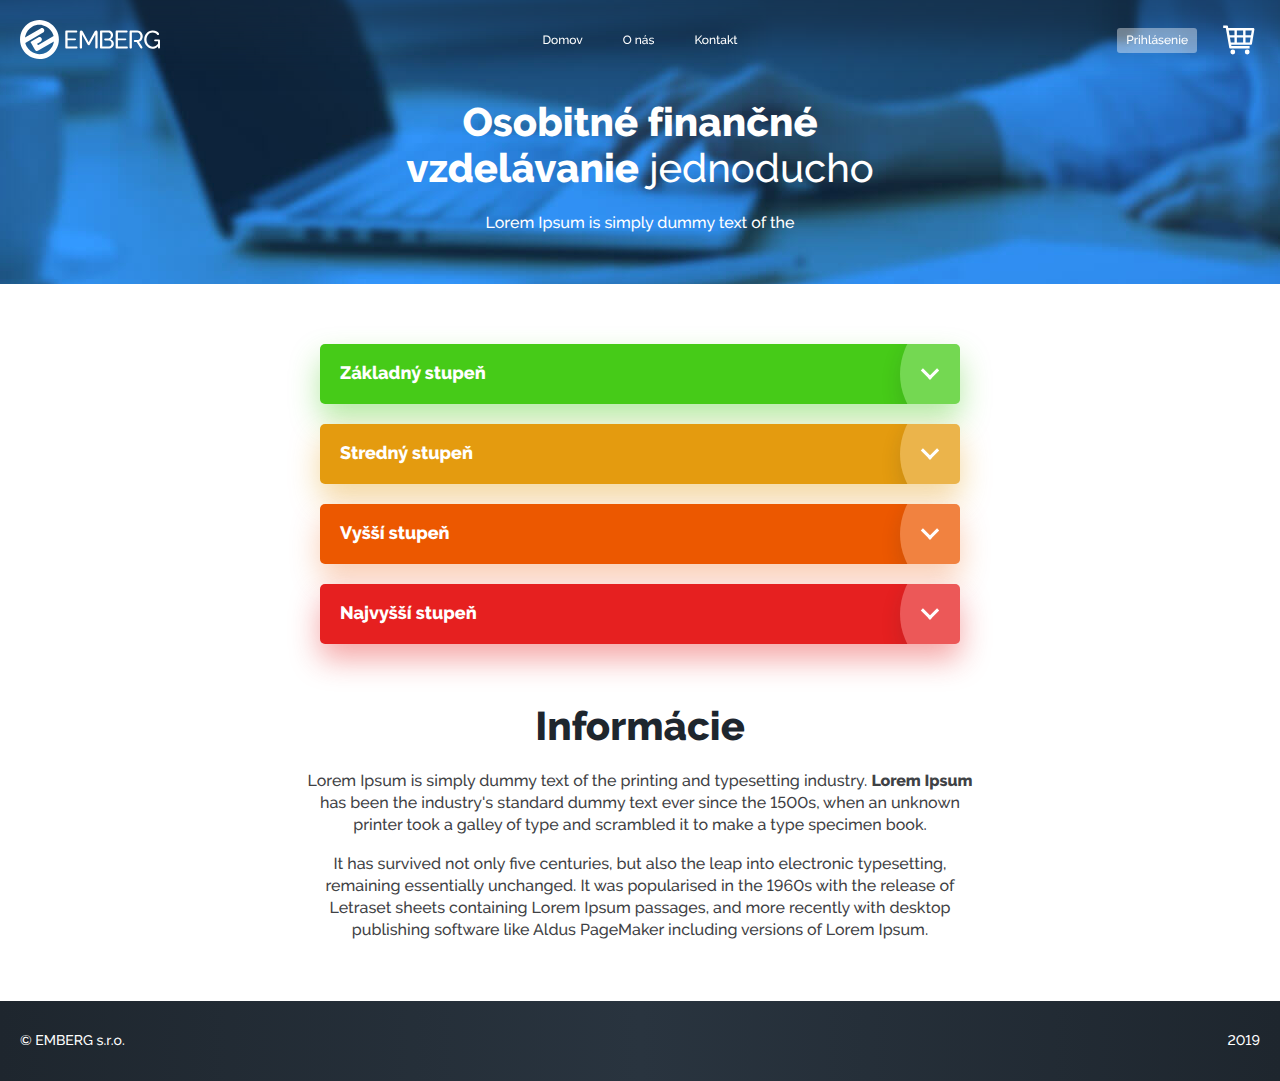
<file: index.html>
<!DOCTYPE html>
<html lang="sk">
<head>
	<meta charset="utf-8" />
	<meta name="viewport" content="width=device-width, initial-scale=1.0"/>
	<meta http-equiv="X-UA-Compatible" content="IE=edge,chrome=1" />
	<meta name="HandheldFriendly" content="true" />
    <meta name="MobileOptimized" content="320" />
	<meta name="format-detection" content="telephone=no" />
	<meta name="format-detection" content="date=no" />
	<meta name="format-detection" content="address=no" />
	<meta name="format-detection" content="email=no" />

	<title>EMBERG</title>

	<link rel="stylesheet" type="text/css" href="assets/css/style.min.css" />
</head>
<body>

	<div class="header clearfix trn">
		<a href="#" class="header__icon header__icon--menu trn">
			<span class="trn">Menu</span>
			<span class="trn"></span>
			<span class="trn"></span>
			<span class="trn"></span>
		</a>
		<a href="index.html" class="header__logo">
			<img src="assets/images/emberg__logo.svg" alt="EMBERG" />
		</a>
		<a href="form--singin.html" class="header__login trn">Prihlásenie</a>
		<a href="#" class="header__icon header__icon--cart js--cart__toggle trn">
			<img src="assets/images/shopping-cart__icon.svg" alt="Košík" />
		</a>
	</div>

	<div class="menu hidden trn" data-toggle="true">
		<ul class="menu__list">
			<li class="menu__item"><a href="index.html" class="menu__anchor medium trn">Domov</a></li>
			<li class="menu__item"><a href="#" class="menu__anchor medium trn">O nás</a></li>
			<li class="menu__item"><a href="#" class="menu__anchor medium trn">Kontakt</a></li>
		</ul>
	</div>

	<div class="cart hidden trn" data-toggle="true">
		<div class="table">
			<div class="table__row">
				<div class="table__cell">
					<span class="large bold">Košík</span>
				</div>
				<div class="table__cell">
					<a href="#" class="close__cart js--close__cart small">Pokračovať vo výbere</a>
				</div>
			</div>
		</div>
		<div class="cartproduct__wrap"></div>
		<div class="table">
			<div class="table__row">
				<div class="table__cell">
					<span class="medium">Spolu</span>
				</div>
				<div class="table__cell">
					<span class="cart__total large bold">-</span>
				</div>
			</div>
		</div>
		<a href="form--start.html" class="btn btn--finish btn--disabled js--continue--btn trn">Dokončiť nákup</a>
	</div>

	<div class="overlay hidden trn"></div>

	<div class="hero">
		<div class="container">
			<span class="h1-like"><strong class="bold">Osobitné finančné vzdelávanie</strong> jednoducho</span>
			<p class="small">Lorem Ipsum is simply dummy text of the</p>
		</div>
	</div>

	<div class="shop">
		<div class="container clearfix">
			<a href="#" class="tab tab--green large bold trn" data-target="green">Základný stupeň</a>
			<div class="product__collapse" id="green" style="height: 0px;" data-collapsed="true">
				<div class="product__area">
					<div class="product" data-cartheading="Kurz poistenie alebo zaistenia" data-cartlevel="Základný stupeň" data-cartprice="11,99" data-color="green">
						<h3 class="product__heading product__heading--poistenie medium">Poistenie alebo zaistenie</h3>
						<div class="product__info">
							<div class="table">
								<div class="table__row">
									<div class="table__cell">
										<span class="small">Dĺžka kurzu</span>
									</div>
									<div class="table__cell">
										<span class="medium bold">10 hodín</span>
									</div>
								</div>
								<div class="table__row">
									<div class="table__cell">
										<span class="small">Cena kurzu</span>
									</div>
									<div class="table__cell">
										<span class="medium bold">11,99 €</span>
									</div>
								</div>
							</div>
							<a href="#" class="btn btn--add js__btn--add trn">Pridať do košíka</a>
						</div>
					</div>
					<div class="product" data-cartheading="Kurz príjmania vkladov" data-cartlevel="Základný stupeň" data-cartprice="11,99" data-color="green">
						<h3 class="product__heading product__heading--vklady medium">Príjmanie vkladov</h3>
						<div class="product__info">
							<div class="table">
								<div class="table__row">
									<div class="table__cell">
										<span class="small">Dĺžka kurzu</span>
									</div>
									<div class="table__cell">
										<span class="medium bold">10 hodín</span>
									</div>
								</div>
								<div class="table__row">
									<div class="table__cell">
										<span class="small">Cena kurzu</span>
									</div>
									<div class="table__cell">
										<span class="medium bold">11,99 €</span>
									</div>
								</div>
							</div>
							<a href="#" class="btn btn--add js__btn--add trn">Pridať do košíka</a>
						</div>
					</div>
					<div class="product" data-cartheading="Kurz poskytovania úverov" data-cartlevel="Základný stupeň" data-cartprice="11,99" data-color="green">
						<h3 class="product__heading product__heading--uvery medium">Poskytovanie úverov</h3>
						<div class="product__info">
							<div class="table">
								<div class="table__row">
									<div class="table__cell">
										<span class="small">Dĺžka kurzu</span>
									</div>
									<div class="table__cell">
										<span class="medium bold">10 hodín</span>
									</div>
								</div>
								<div class="table__row">
									<div class="table__cell">
										<span class="small">Cena kurzu</span>
									</div>
									<div class="table__cell">
										<span class="medium bold">11,99 €</span>
									</div>
								</div>
							</div>
							<a href="#" class="btn btn--add js__btn--add trn">Pridať do košíka</a>
						</div>
					</div>
					<div class="product" data-cartheading="Kurz kapitálového trhu" data-cartlevel="Základný stupeň" data-cartprice="11,99" data-color="green">
						<h3 class="product__heading product__heading--trh medium">Kapitálový trh</h3>
						<div class="product__info">
							<div class="table">
								<div class="table__row">
									<div class="table__cell">
										<span class="small">Dĺžka kurzu</span>
									</div>
									<div class="table__cell">
										<span class="medium bold">10 hodín</span>
									</div>
								</div>
								<div class="table__row">
									<div class="table__cell">
										<span class="small">Cena kurzu</span>
									</div>
									<div class="table__cell">
										<span class="medium bold">11,99 €</span>
									</div>
								</div>
							</div>
							<a href="#" class="btn btn--add js__btn--add trn">Pridať do košíka</a>
						</div>
					</div>
					<div class="product" data-cartheading="Kurz starobného dôchodkového sporenia" data-cartlevel="Základný stupeň" data-cartprice="11,99" data-color="green">
						<h3 class="product__heading product__heading--starobne medium">Starobné dôchodkové sporenie</h3>
						<div class="product__info">
							<div class="table">
								<div class="table__row">
									<div class="table__cell">
										<span class="small">Dĺžka kurzu</span>
									</div>
									<div class="table__cell">
										<span class="medium bold">10 hodín</span>
									</div>
								</div>
								<div class="table__row">
									<div class="table__cell">
										<span class="small">Cena kurzu</span>
									</div>
									<div class="table__cell">
										<span class="medium bold">11,99 €</span>
									</div>
								</div>
							</div>
							<a href="#" class="btn btn--add js__btn--add trn">Pridať do košíka</a>
						</div>
					</div>
					<div class="product" data-cartheading="Kurz doplnkového dôchodkového sporenia" data-cartlevel="Základný stupeň" data-cartprice="11,99" data-color="green">
						<h3 class="product__heading product__heading--doplnkove medium">Doplnkové dôchodkové sporenie</h3>
						<div class="product__info">
							<div class="table">
								<div class="table__row">
									<div class="table__cell">
										<span class="small">Dĺžka kurzu</span>
									</div>
									<div class="table__cell">
										<span class="medium bold">10 hodín</span>
									</div>
								</div>
								<div class="table__row">
									<div class="table__cell">
										<span class="small">Cena kurzu</span>
									</div>
									<div class="table__cell">
										<span class="medium bold">11,99 €</span>
									</div>
								</div>
							</div>
							<a href="#" class="btn btn--add js__btn--add trn">Pridať do košíka</a>
						</div>
					</div>
				</div>
			</div>
			<a href="#" class="tab tab--yellow large bold trn" data-target="yellow">Stredný stupeň</a>
			<div class="product__collapse" id="yellow" style="height: 0px;" data-collapsed="true">
				<div class="product__area">
					<div class="product" data-cartheading="Kurz poistenie alebo zaistenia" data-cartlevel="Stredný stupeň" data-cartprice="12,99" data-color="yellow">
						<h3 class="product__heading product__heading--poistenie medium">Poistenie alebo zaistenie</h3>
						<div class="product__info">
							<div class="table">
								<div class="table__row">
									<div class="table__cell">
										<span class="small">Dĺžka kurzu</span>
									</div>
									<div class="table__cell">
										<span class="medium bold">12 hodín</span>
									</div>
								</div>
								<div class="table__row">
									<div class="table__cell">
										<span class="small">Cena kurzu</span>
									</div>
									<div class="table__cell">
										<span class="medium bold">12,99 €</span>
									</div>
								</div>
							</div>
							<a href="#" class="btn btn--add js__btn--add trn">Pridať do košíka</a>
						</div>
					</div>
					<div class="product" data-cartheading="Kurz príjmania vkladov" data-cartlevel="Stredný stupeň" data-cartprice="12,99" data-color="yellow">
						<h3 class="product__heading product__heading--vklady medium">Príjmanie vkladov</h3>
						<div class="product__info">
							<div class="table">
								<div class="table__row">
									<div class="table__cell">
										<span class="small">Dĺžka kurzu</span>
									</div>
									<div class="table__cell">
										<span class="medium bold">12 hodín</span>
									</div>
								</div>
								<div class="table__row">
									<div class="table__cell">
										<span class="small">Cena kurzu</span>
									</div>
									<div class="table__cell">
										<span class="medium bold">12,99 €</span>
									</div>
								</div>
							</div>
							<a href="#" class="btn btn--add js__btn--add trn">Pridať do košíka</a>
						</div>
					</div>
					<div class="product" data-cartheading="Kurz poskytovania úverov" data-cartlevel="Stredný stupeň" data-cartprice="12,99" data-color="yellow">
						<h3 class="product__heading product__heading--uvery medium">Poskytovanie úverov</h3>
						<div class="product__info">
							<div class="table">
								<div class="table__row">
									<div class="table__cell">
										<span class="small">Dĺžka kurzu</span>
									</div>
									<div class="table__cell">
										<span class="medium bold">12 hodín</span>
									</div>
								</div>
								<div class="table__row">
									<div class="table__cell">
										<span class="small">Cena kurzu</span>
									</div>
									<div class="table__cell">
										<span class="medium bold">12,99 €</span>
									</div>
								</div>
							</div>
							<a href="#" class="btn btn--add js__btn--add trn">Pridať do košíka</a>
						</div>
					</div>
					<div class="product" data-cartheading="Kurz kapitálového trhu" data-cartlevel="Stredný stupeň" data-cartprice="12,99" data-color="yellow">
						<h3 class="product__heading product__heading--trh medium">Kapitálový trh</h3>
						<div class="product__info">
							<div class="table">
								<div class="table__row">
									<div class="table__cell">
										<span class="small">Dĺžka kurzu</span>
									</div>
									<div class="table__cell">
										<span class="medium bold">12 hodín</span>
									</div>
								</div>
								<div class="table__row">
									<div class="table__cell">
										<span class="small">Cena kurzu</span>
									</div>
									<div class="table__cell">
										<span class="medium bold">12,99 €</span>
									</div>
								</div>
							</div>
							<a href="#" class="btn btn--add js__btn--add trn">Pridať do košíka</a>
						</div>
					</div>
					<div class="product" data-cartheading="Kurz starobného dôchodkového sporenia" data-cartlevel="Stredný stupeň" data-cartprice="12,99" data-color="yellow">
						<h3 class="product__heading product__heading--starobne medium">Starobné dôchodkové sporenie</h3>
						<div class="product__info">
							<div class="table">
								<div class="table__row">
									<div class="table__cell">
										<span class="small">Dĺžka kurzu</span>
									</div>
									<div class="table__cell">
										<span class="medium bold">12 hodín</span>
									</div>
								</div>
								<div class="table__row">
									<div class="table__cell">
										<span class="small">Cena kurzu</span>
									</div>
									<div class="table__cell">
										<span class="medium bold">12,99 €</span>
									</div>
								</div>
							</div>
							<a href="#" class="btn btn--add js__btn--add trn">Pridať do košíka</a>
						</div>
					</div>
					<div class="product" data-cartheading="Kurz doplnkového dôchodkového sporenia" data-cartlevel="Stredný stupeň" data-cartprice="12,99" data-color="yellow">
						<h3 class="product__heading product__heading--doplnkove medium">Doplnkové dôchodkové sporenie</h3>
						<div class="product__info">
							<div class="table">
								<div class="table__row">
									<div class="table__cell">
										<span class="small">Dĺžka kurzu</span>
									</div>
									<div class="table__cell">
										<span class="medium bold">12 hodín</span>
									</div>
								</div>
								<div class="table__row">
									<div class="table__cell">
										<span class="small">Cena kurzu</span>
									</div>
									<div class="table__cell">
										<span class="medium bold">12,99 €</span>
									</div>
								</div>
							</div>
							<a href="#" class="btn btn--add js__btn--add trn">Pridať do košíka</a>
						</div>
					</div>
				</div>
			</div>
			<a href="#" class="tab tab--orange large bold trn" data-target="orange">Vyšší stupeň</a>
			<div class="product__collapse" id="orange" style="height: 0px;" data-collapsed="true">
				<div class="product__area">
					<div class="product" data-cartheading="Kurz poistenia alebo zaistenia" data-cartlevel="Vyšší stupeň" data-cartprice="13,99" data-color="orange">
						<h3 class="product__heading product__heading--poistenie medium">Poistenie alebo zaistenie</h3>
						<div class="product__info">
							<div class="table">
								<div class="table__row">
									<div class="table__cell">
										<span class="small">Dĺžka kurzu</span>
									</div>
									<div class="table__cell">
										<span class="medium bold">13 hodín</span>
									</div>
								</div>
								<div class="table__row">
									<div class="table__cell">
										<span class="small">Cena kurzu</span>
									</div>
									<div class="table__cell">
										<span class="medium bold">13,99 €</span>
									</div>
								</div>
							</div>
							<a href="#" class="btn btn--add js__btn--add trn">Pridať do košíka</a>
						</div>
					</div>
					<div class="product" data-cartheading="Kurz príjmania vkladov" data-cartlevel="Vyšší stupeň" data-cartprice="13,99" data-color="orange">
						<h3 class="product__heading product__heading--vklady medium">Príjmanie vkladov</h3>
						<div class="product__info">
							<div class="table">
								<div class="table__row">
									<div class="table__cell">
										<span class="small">Dĺžka kurzu</span>
									</div>
									<div class="table__cell">
										<span class="medium bold">13 hodín</span>
									</div>
								</div>
								<div class="table__row">
									<div class="table__cell">
										<span class="small">Cena kurzu</span>
									</div>
									<div class="table__cell">
										<span class="medium bold">13,99 €</span>
									</div>
								</div>
							</div>
							<a href="#" class="btn btn--add js__btn--add trn">Pridať do košíka</a>
						</div>
					</div>
					<div class="product" data-cartheading="Kurz poskytovania úverov" data-cartlevel="Vyšší stupeň" data-cartprice="13,99" data-color="orange">
						<h3 class="product__heading product__heading--uvery medium">Poskytovanie úverov</h3>
						<div class="product__info">
							<div class="table">
								<div class="table__row">
									<div class="table__cell">
										<span class="small">Dĺžka kurzu</span>
									</div>
									<div class="table__cell">
										<span class="medium bold">13 hodín</span>
									</div>
								</div>
								<div class="table__row">
									<div class="table__cell">
										<span class="small">Cena kurzu</span>
									</div>
									<div class="table__cell">
										<span class="medium bold">13,99 €</span>
									</div>
								</div>
							</div>
							<a href="#" class="btn btn--add js__btn--add trn">Pridať do košíka</a>
						</div>
					</div>
					<div class="product" data-cartheading="Kurz kapitálového trhu" data-cartlevel="Vyšší stupeň" data-cartprice="13,99" data-color="orange">
						<h3 class="product__heading product__heading--trh medium">Kapitálový trh</h3>
						<div class="product__info">
							<div class="table">
								<div class="table__row">
									<div class="table__cell">
										<span class="small">Dĺžka kurzu</span>
									</div>
									<div class="table__cell">
										<span class="medium bold">13 hodín</span>
									</div>
								</div>
								<div class="table__row">
									<div class="table__cell">
										<span class="small">Cena kurzu</span>
									</div>
									<div class="table__cell">
										<span class="medium bold">13,99 €</span>
									</div>
								</div>
							</div>
							<a href="#" class="btn btn--add js__btn--add trn">Pridať do košíka</a>
						</div>
					</div>
					<div class="product" data-cartheading="Kurz starobného dôchodkového sporenia" data-cartlevel="Vyšší stupeň" data-cartprice="13,99" data-color="orange">
						<h3 class="product__heading product__heading--starobne medium">Starobné dôchodkové sporenie</h3>
						<div class="product__info">
							<div class="table">
								<div class="table__row">
									<div class="table__cell">
										<span class="small">Dĺžka kurzu</span>
									</div>
									<div class="table__cell">
										<span class="medium bold">13 hodín</span>
									</div>
								</div>
								<div class="table__row">
									<div class="table__cell">
										<span class="small">Cena kurzu</span>
									</div>
									<div class="table__cell">
										<span class="medium bold">13,99 €</span>
									</div>
								</div>
							</div>
							<a href="#" class="btn btn--add js__btn--add trn">Pridať do košíka</a>
						</div>
					</div>
					<div class="product" data-cartheading="Kurz doplnkového dôchodkového sporenia" data-cartlevel="Vyšší stupeň" data-cartprice="13,99" data-color="orange">
						<h3 class="product__heading product__heading--doplnkove medium">Doplnkové dôchodkové sporenie</h3>
						<div class="product__info">
							<div class="table">
								<div class="table__row">
									<div class="table__cell">
										<span class="small">Dĺžka kurzu</span>
									</div>
									<div class="table__cell">
										<span class="medium bold">13 hodín</span>
									</div>
								</div>
								<div class="table__row">
									<div class="table__cell">
										<span class="small">Cena kurzu</span>
									</div>
									<div class="table__cell">
										<span class="medium bold">13,99 €</span>
									</div>
								</div>
							</div>
							<a href="#" class="btn btn--add js__btn--add trn">Pridať do košíka</a>
						</div>
					</div>
				</div>
			</div>
			<a href="#" class="tab tab--red large bold trn" data-target="red">Najvyšší stupeň</a>
			<div class="product__collapse" id="red" style="height: 0px;" data-collapsed="true">
				<div class="product__area">
					<div class="product" data-cartheading="Kurz poistenia alebo zaistenia" data-cartlevel="Najvyšší stupeň" data-cartprice="14,99" data-color="red">
						<h3 class="product__heading product__heading--poistenie medium">Poistenie alebo zaistenie</h3>
						<div class="product__info">
							<div class="table">
								<div class="table__row">
									<div class="table__cell">
										<span class="small">Dĺžka kurzu</span>
									</div>
									<div class="table__cell">
										<span class="medium bold">14 hodín</span>
									</div>
								</div>
								<div class="table__row">
									<div class="table__cell">
										<span class="small">Cena kurzu</span>
									</div>
									<div class="table__cell">
										<span class="medium bold">14,99 €</span>
									</div>
								</div>
							</div>
							<a href="#" class="btn btn--add js__btn--add trn">Pridať do košíka</a>
						</div>
					</div>
					<div class="product" data-cartheading="Kurz príjmanie vkladov" data-cartlevel="Najvyšší stupeň" data-cartprice="14,99" data-color="red">
						<h3 class="product__heading product__heading--vklady medium">Príjmanie vkladov</h3>
						<div class="product__info">
							<div class="table">
								<div class="table__row">
									<div class="table__cell">
										<span class="small">Dĺžka kurzu</span>
									</div>
									<div class="table__cell">
										<span class="medium bold">14 hodín</span>
									</div>
								</div>
								<div class="table__row">
									<div class="table__cell">
										<span class="small">Cena kurzu</span>
									</div>
									<div class="table__cell">
										<span class="medium bold">14,99 €</span>
									</div>
								</div>
							</div>
							<a href="#" class="btn btn--add js__btn--add trn">Pridať do košíka</a>
						</div>
					</div>
					<div class="product" data-cartheading="Kurz poskytovania úverov" data-cartlevel="Najvyšší stupeň" data-cartprice="14,99" data-color="red">
						<h3 class="product__heading product__heading--uvery medium">Poskytovanie úverov</h3>
						<div class="product__info">
							<div class="table">
								<div class="table__row">
									<div class="table__cell">
										<span class="small">Dĺžka kurzu</span>
									</div>
									<div class="table__cell">
										<span class="medium bold">14 hodín</span>
									</div>
								</div>
								<div class="table__row">
									<div class="table__cell">
										<span class="small">Cena kurzu</span>
									</div>
									<div class="table__cell">
										<span class="medium bold">14,99 €</span>
									</div>
								</div>
							</div>
							<a href="#" class="btn btn--add js__btn--add trn">Pridať do košíka</a>
						</div>
					</div>
					<div class="product" data-cartheading="Kurz kapitálového trhu" data-cartlevel="Najvyšší stupeň" data-cartprice="14,99" data-color="red">
						<h3 class="product__heading product__heading--trh medium">Kapitálový trh</h3>
						<div class="product__info">
							<div class="table">
								<div class="table__row">
									<div class="table__cell">
										<span class="small">Dĺžka kurzu</span>
									</div>
									<div class="table__cell">
										<span class="medium bold">14 hodín</span>
									</div>
								</div>
								<div class="table__row">
									<div class="table__cell">
										<span class="small">Cena kurzu</span>
									</div>
									<div class="table__cell">
										<span class="medium bold">14,99 €</span>
									</div>
								</div>
							</div>
							<a href="#" class="btn btn--add js__btn--add trn">Pridať do košíka</a>
						</div>
					</div>
					<div class="product" data-cartheading="Kurz starobného dôchodkového sporenia" data-cartlevel="Najvyšší stupeň" data-cartprice="14,99" data-color="red">
						<h3 class="product__heading product__heading--starobne medium">Starobné dôchodkové sporenie</h3>
						<div class="product__info">
							<div class="table">
								<div class="table__row">
									<div class="table__cell">
										<span class="small">Dĺžka kurzu</span>
									</div>
									<div class="table__cell">
										<span class="medium bold">14 hodín</span>
									</div>
								</div>
								<div class="table__row">
									<div class="table__cell">
										<span class="small">Cena kurzu</span>
									</div>
									<div class="table__cell">
										<span class="medium bold">14,99 €</span>
									</div>
								</div>
							</div>
							<a href="#" class="btn btn--add js__btn--add trn">Pridať do košíka</a>
						</div>
					</div>
					<div class="product" data-cartheading="Kurz doplnkového dôchodkového sporenia" data-cartlevel="Najvyšší stupeň" data-cartprice="14,99" data-color="red">
						<h3 class="product__heading product__heading--doplnkove medium">Doplnkové dôchodkové sporenie</h3>
						<div class="product__info">
							<div class="table">
								<div class="table__row">
									<div class="table__cell">
										<span class="small">Dĺžka kurzu</span>
									</div>
									<div class="table__cell">
										<span class="medium bold">14 hodín</span>
									</div>
								</div>
								<div class="table__row">
									<div class="table__cell">
										<span class="small">Cena kurzu</span>
									</div>
									<div class="table__cell">
										<span class="medium bold">14,99 €</span>
									</div>
								</div>
							</div>
							<a href="#" class="btn btn--add js__btn--add trn">Pridať do košíka</a>
						</div>
					</div>
				</div>
			</div>
		</div>
	</div>

	<div class="info">
		<div class="container">
			<h1><strong class="bold">Informácie</strong></h1>
			<p class="small">Lorem Ipsum is simply dummy text of the printing and typesetting industry. <strong class="bold">Lorem Ipsum</strong> has been the industry's standard dummy text ever since the 1500s, when an unknown printer took a galley of type and scrambled it to make a type specimen book.</p>
			<p class="small">It has survived not only five centuries, but also the leap into electronic typesetting, remaining essentially unchanged. It was popularised in the 1960s with the release of Letraset sheets containing Lorem Ipsum passages, and more recently with desktop publishing software like Aldus PageMaker including versions of Lorem Ipsum.</p>
		</div>
	</div>

	<div class="footer">
		<div class="container">
			<div class="table">
				<div class="table__row">
					<div class="table__cell">
						<span class="small">&copy; EMBERG s.r.o.</span>
					</div>
					<div class="table__cell">
						<span class="small">2019</span>
					</div>
				</div>
			</div>
		</div>
	</div>

	<script src="assets/js/script.min.js"></script>
</body>
</html>
</file>
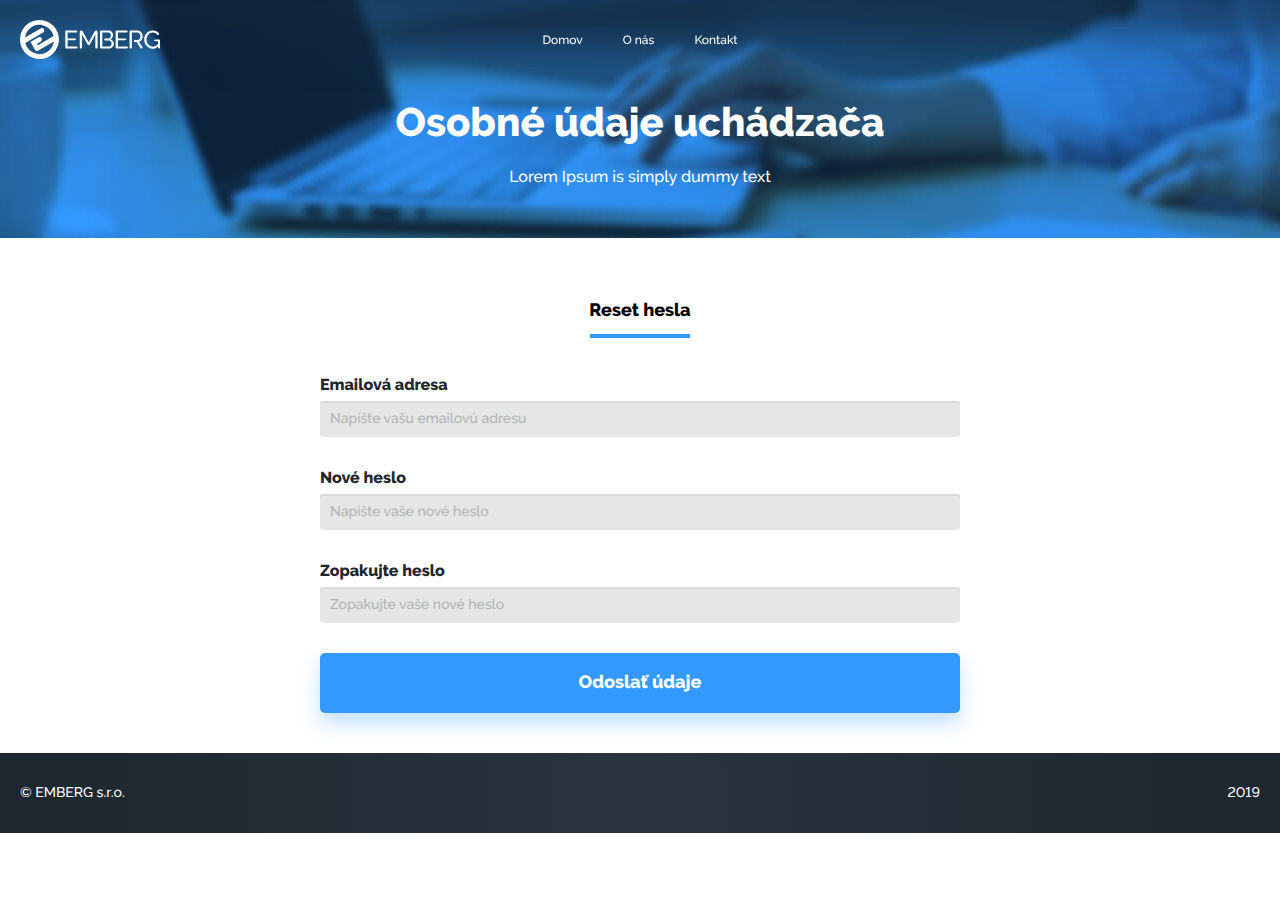
<file: form--lostpassword.html>
<!DOCTYPE html>
<html lang="sk">
<head>
	<meta charset="utf-8" />
	<meta name="viewport" content="width=device-width, initial-scale=1.0"/>
	<meta http-equiv="X-UA-Compatible" content="IE=edge,chrome=1" />
	<meta name="HandheldFriendly" content="true" />
    <meta name="MobileOptimized" content="320" />
	<meta name="format-detection" content="telephone=no" />
	<meta name="format-detection" content="date=no" />
	<meta name="format-detection" content="address=no" />
	<meta name="format-detection" content="email=no" />
	
	<title>EMBERG</title>
	
	<link rel="stylesheet" type="text/css" href="assets/css/style.min.css" />
</head>
<body>

	<div class="header trn">
		<a href="#" class="header__icon header__icon--menu trn">
			<span class="trn">Menu</span>
			<span class="trn"></span>
			<span class="trn"></span>
			<span class="trn"></span>
		</a>
		<a href="index.html" class="header__logo">
			<img src="assets/images/emberg__logo.svg" alt="EMBERG" />
		</a>
	</div>
	
	<div class="menu hidden trn" data-toggle="true">
		<ul class="menu__list">
			<li class="menu__item"><a href="index.html" class="menu__anchor medium trn">Domov</a></li>
			<li class="menu__item"><a href="#" class="menu__anchor medium trn">O nás</a></li>
			<li class="menu__item"><a href="#" class="menu__anchor medium trn">Kontakt</a></li>
		</ul>
	</div>
	
	<div class="overlay hidden trn"></div>

	<div class="hero">
		<div class="container">
			<span class="h1-like"><strong class="bold">Osobné údaje uchádzača</strong></span>
			<p class="small">Lorem Ipsum is simply dummy text</p>
		</div>
	</div>
	
	<form class="form">
		<div class="form__block">
			<span class="form__heading large bold">Reset hesla</span>
		</div>
		<div class="form__block">
			<label class="form__label medium bold">Emailová adresa</label>
			<input class="form__control" type="text" placeholder="Napíšte vašu emailovú adresu" />
		</div>
		<div class="form__block">
			<label class="form__label medium bold">Nové heslo</label>
			<input class="form__control" type="password" placeholder="Napíšte vaše nové heslo" />
		</div>
		<div class="form__block">
			<label class="form__label medium bold">Zopakujte heslo</label>
			<input class="form__control" type="password" placeholder="Zopakujte vaše nové heslo" />
		</div>
		<div class="form__block">
			<button class="submit large bold trn">Odoslať údaje</button>
		</div>
	</form>
	
	<div class="footer">
		<div class="container">
			<div class="table">
				<div class="table__row">
					<div class="table__cell">
						<span class="small">&copy; EMBERG s.r.o.</span>
					</div>
					<div class="table__cell">
						<span class="small">2019</span>
					</div>
				</div>
			</div>
		</div>
	</div>
	
	<script src="assets/js/script.min.js"></script>
</body>
</html>
</file>
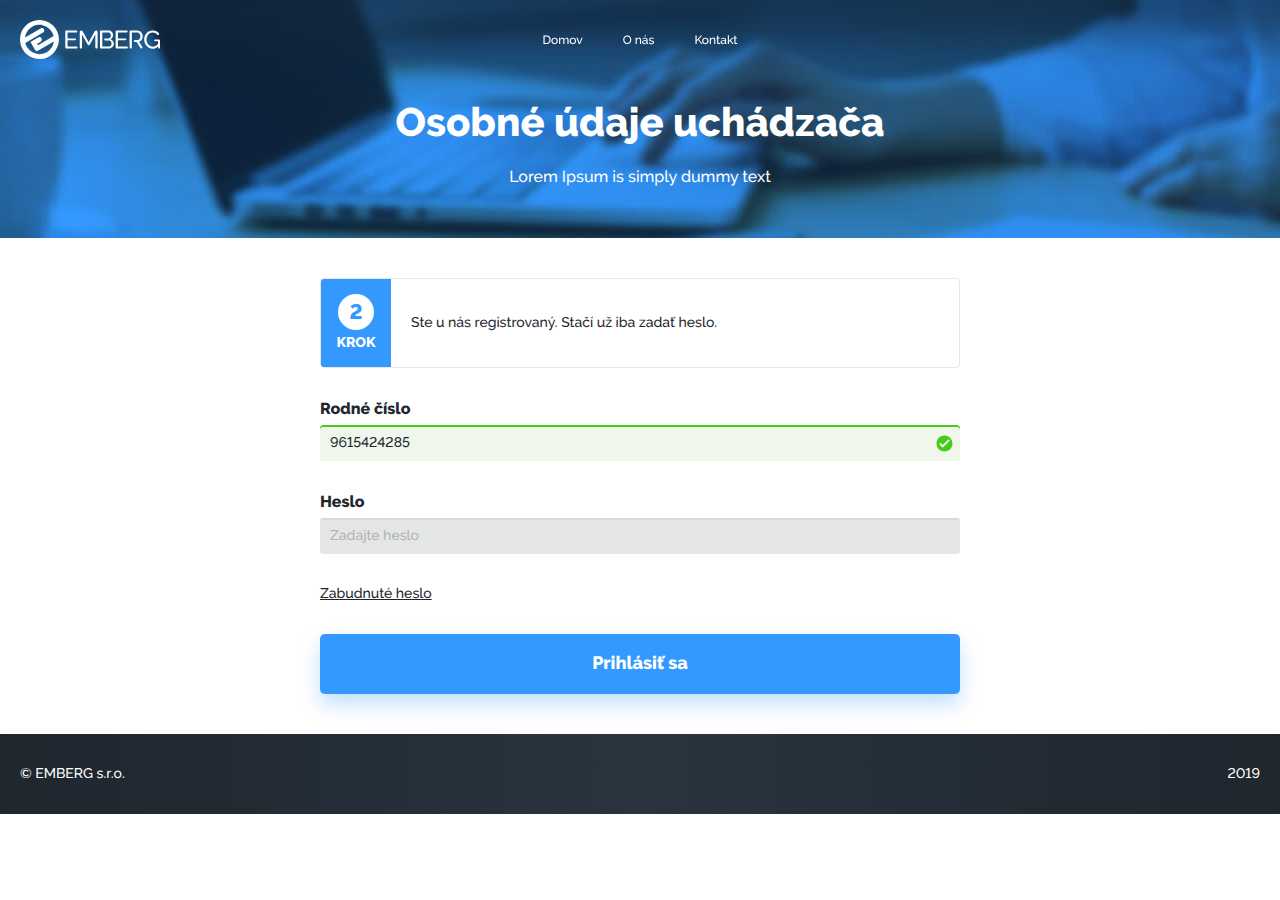
<file: form--singin.html>
<!DOCTYPE html>
<html lang="sk">
<head>
	<meta charset="utf-8" />
	<meta name="viewport" content="width=device-width, initial-scale=1.0"/>
	<meta http-equiv="X-UA-Compatible" content="IE=edge,chrome=1" />
	<meta name="HandheldFriendly" content="true" />
    <meta name="MobileOptimized" content="320" />
	<meta name="format-detection" content="telephone=no" />
	<meta name="format-detection" content="date=no" />
	<meta name="format-detection" content="address=no" />
	<meta name="format-detection" content="email=no" />
	
	<title>EMBERG</title>
	
	<link rel="stylesheet" type="text/css" href="assets/css/style.min.css" />
</head>
<body>

	<div class="header trn">
		<a href="#" class="header__icon header__icon--menu trn">
			<span class="trn">Menu</span>
			<span class="trn"></span>
			<span class="trn"></span>
			<span class="trn"></span>
		</a>
		<a href="index.html" class="header__logo">
			<img src="assets/images/emberg__logo.svg" alt="EMBERG" />
		</a>
	</div>
	
	<div class="menu hidden trn" data-toggle="true">
		<ul class="menu__list">
			<li class="menu__item"><a href="index.html" class="menu__anchor medium trn">Domov</a></li>
			<li class="menu__item"><a href="#" class="menu__anchor medium trn">O nás</a></li>
			<li class="menu__item"><a href="#" class="menu__anchor medium trn">Kontakt</a></li>
		</ul>
	</div>
	
	<div class="overlay hidden trn"></div>

	<div class="hero">
		<div class="container">
			<span class="h1-like"><strong class="bold">Osobné údaje uchádzača</strong></span>
			<p class="small">Lorem Ipsum is simply dummy text</p>
		</div>
	</div>
	
	<form class="form">
		<div class="form__block">
			<div class="form__step">
				<div class="form__step__number">
					<span class="form__step__icon bold">2</span>
					<span class="form__step__text small bold">Krok</span>
				</div>
				<p class="form__step__info small">Ste u nás registrovaný. Stačí už iba zadať heslo.</p>
			</div>
		</div>
		<div class="form__block">
			<label class="form__label medium bold">Rodné číslo</label>
			<input class="form__control form__control--success" type="number" placeholder="Zadajte rodné číslo" value="9615424285" />
		</div>
		<div class="form__block">
			<label class="form__label medium bold">Heslo</label>
			<input class="form__control" type="password" placeholder="Zadajte heslo" />
		</div>
		<div class="form__block">
			<a href="form--lostpassword.html" class="form__anchor small">Zabudnuté heslo</a>
		</div>
		<div class="form__block">
			<button class="submit large bold trn">Prihlásiť sa</button>
		</div>
	</form>
	
	<div class="footer">
		<div class="container">
			<div class="table">
				<div class="table__row">
					<div class="table__cell">
						<span class="small">&copy; EMBERG s.r.o.</span>
					</div>
					<div class="table__cell">
						<span class="small">2019</span>
					</div>
				</div>
			</div>
		</div>
	</div>
	
	<script src="assets/js/script.min.js"></script>
</body>
</html>
</file>
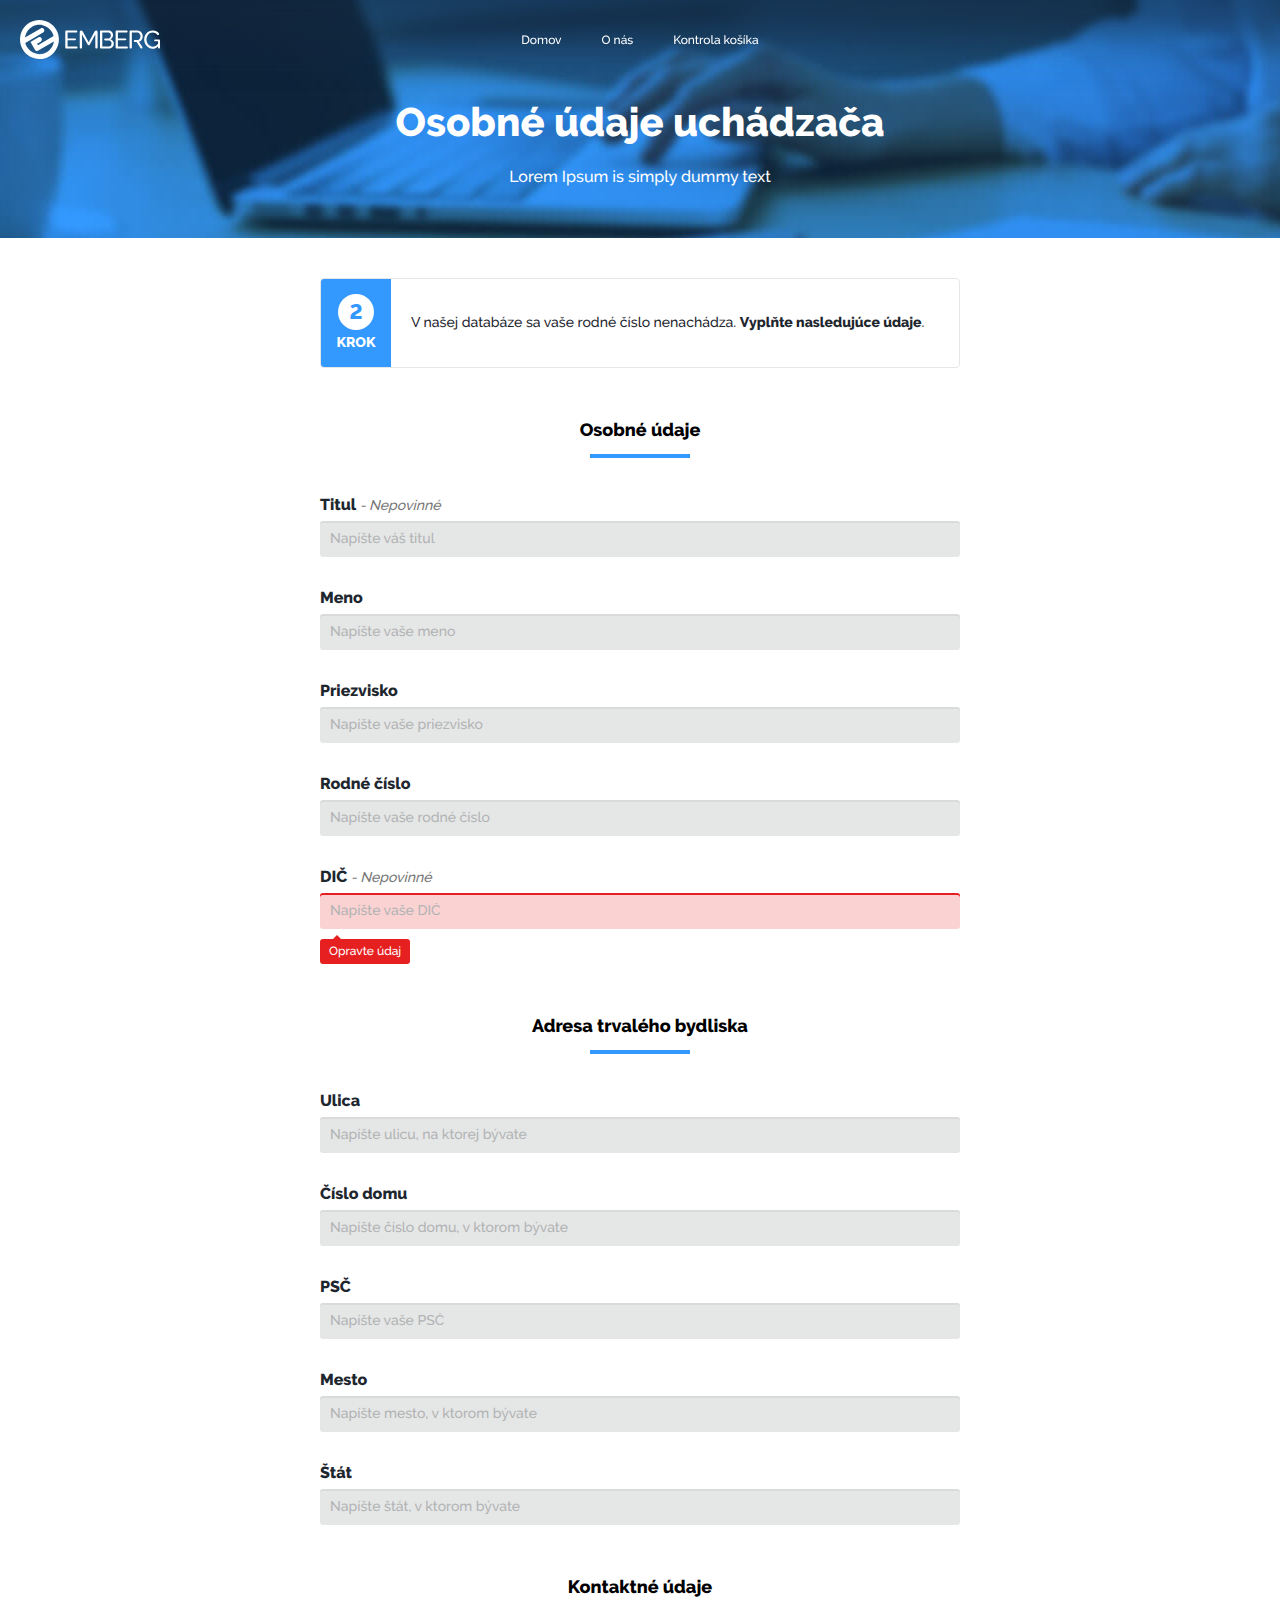
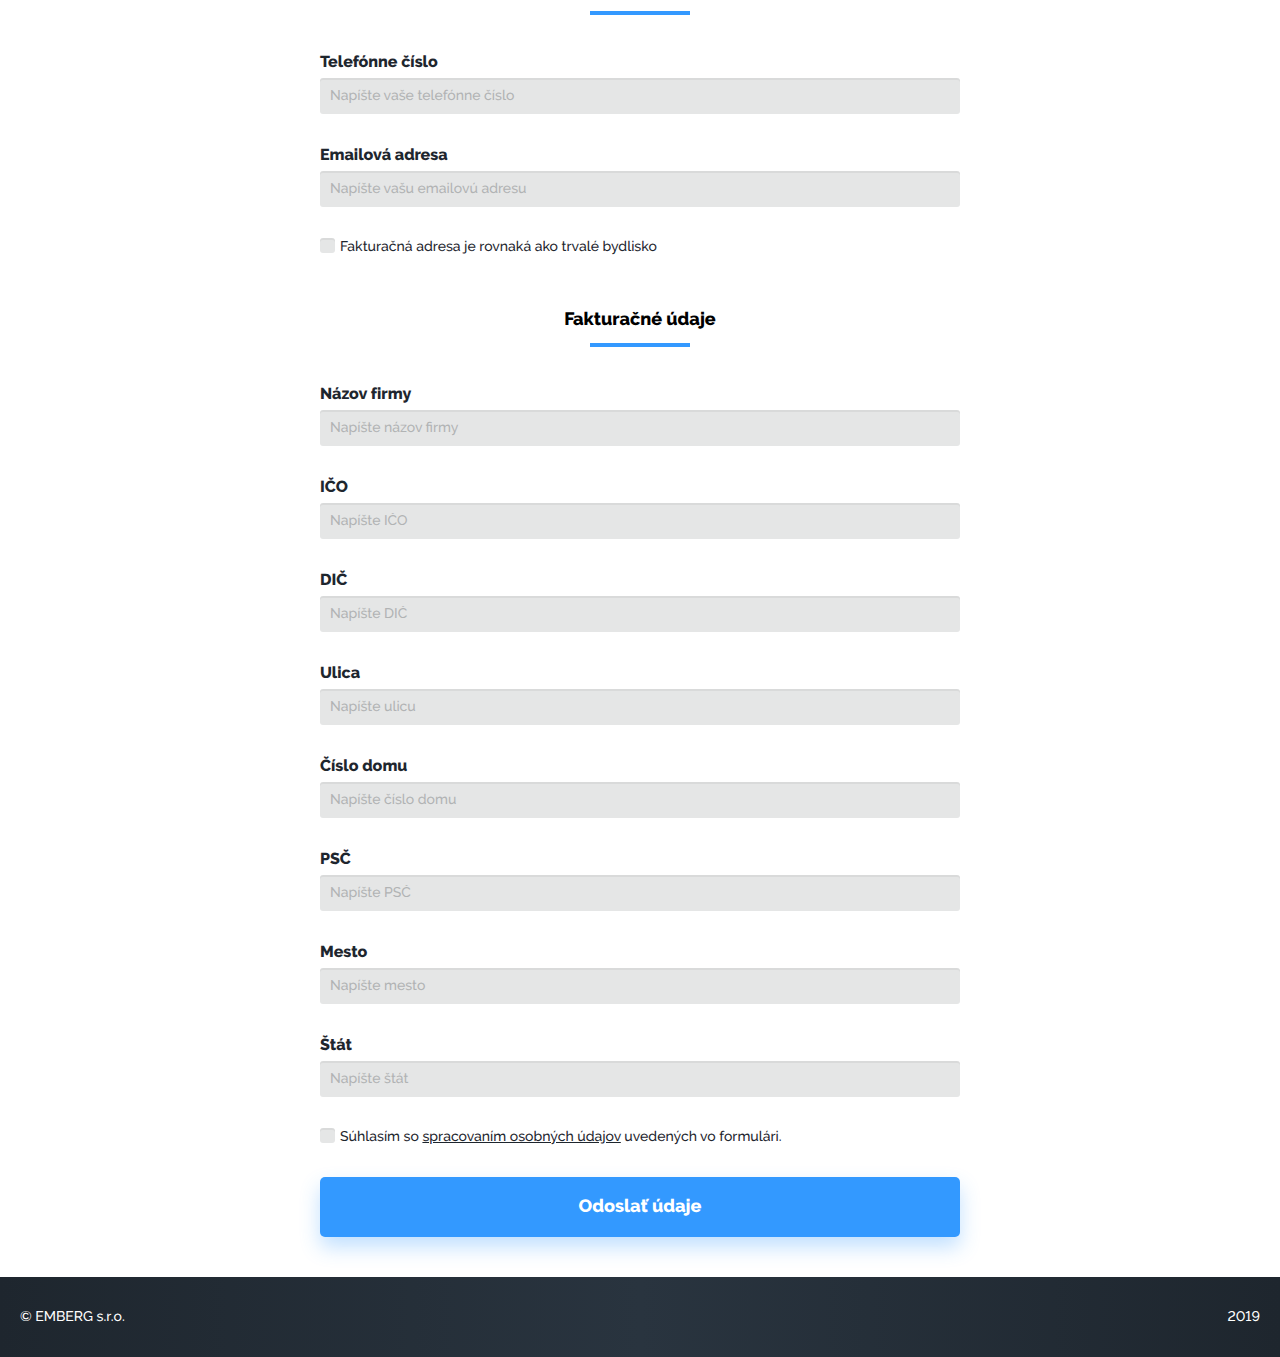
<file: form--singup.html>
<!DOCTYPE html>
<html lang="sk">
<head>
	<meta charset="utf-8" />
	<meta name="viewport" content="width=device-width, initial-scale=1.0"/>
	<meta http-equiv="X-UA-Compatible" content="IE=edge,chrome=1" />
	<meta name="HandheldFriendly" content="true" />
    <meta name="MobileOptimized" content="320" />
	<meta name="format-detection" content="telephone=no" />
	<meta name="format-detection" content="date=no" />
	<meta name="format-detection" content="address=no" />
	<meta name="format-detection" content="email=no" />
	
	<title>EMBERG</title>
	
	<link rel="stylesheet" type="text/css" href="assets/css/style.min.css" />
</head>
<body>

	<div class="header trn">
		<a href="#" class="header__icon header__icon--menu trn">
			<span class="trn">Menu</span>
			<span class="trn"></span>
			<span class="trn"></span>
			<span class="trn"></span>
		</a>
		<a href="index.html" class="header__logo">
			<img src="assets/images/emberg__logo.svg" alt="EMBERG" />
		</a>
	</div>
	
	<div class="menu hidden trn" data-toggle="true">
		<ul class="menu__list">
			<li class="menu__item"><a href="index.html" class="menu__anchor medium trn">Domov</a></li>
			<li class="menu__item"><a href="#" class="menu__anchor medium trn">O nás</a></li>
			<li class="menu__item"><a href="revise.html" class="menu__anchor medium trn">Kontrola košíka</a></li>
		</ul>
	</div>
	
	<div class="overlay hidden trn"></div>

	<div class="hero">
		<div class="container">
			<span class="h1-like"><strong class="bold">Osobné údaje uchádzača</strong></span>
			<p class="small">Lorem Ipsum is simply dummy text</p>
		</div>
	</div>
	
	<form class="form">
		<div class="form__block">
			<div class="form__step">
				<div class="form__step__number">
					<span class="form__step__icon bold">2</span>
					<span class="form__step__text small bold">Krok</span>
				</div>
				<p class="form__step__info small">V našej databáze sa vaše rodné číslo nenachádza. <strong class="bold">Vyplňte nasledujúce údaje</strong>.</p>
			</div>
		</div>
		<div class="form__block">
			<span class="form__heading large bold">Osobné údaje</span>
		</div>
		<div class="form__block">
			<label class="form__label medium bold">Titul<span class="label__optional small"> - Nepovinné</span></label>
			<input class="form__control" type="text" placeholder="Napíšte váš titul" />
		</div>
		<div class="form__block">
			<label class="form__label medium bold">Meno</label>
			<input class="form__control" type="text" placeholder="Napíšte vaše meno" />
		</div>
		<div class="form__block">
			<label class="form__label medium bold">Priezvisko</label>
			<input class="form__control" type="text" placeholder="Napíšte vaše priezvisko" />
		</div>
		<div class="form__block">
			<label class="form__label medium bold">Rodné číslo</label>
			<input class="form__control" type="number" placeholder="Napíšte vaše rodné číslo" />
		</div>
		<div class="form__block">
			<label class="form__label medium bold">DIČ<span class="label__optional small"> - Nepovinné</span></label>
			<input class="form__control form__control--error" type="number" placeholder="Napíšte vaše DIČ" />
			<span class="error__message">Opravte údaj</span>
		</div>
		<div class="form__block">
			<span class="form__heading large bold">Adresa trvalého bydliska</span>
		</div>
		<div class="form__block">
			<label class="form__label medium bold">Ulica</label>
			<input class="form__control" type="text" placeholder="Napíšte ulicu, na ktorej bývate" />
		</div>
		<div class="form__block">
			<label class="form__label medium bold">Číslo domu</label>
			<input class="form__control" type="text" placeholder="Napíšte číslo domu, v ktorom bývate" />
		</div>
		<div class="form__block">
			<label class="form__label medium bold">PSČ</label>
			<input class="form__control" type="number" placeholder="Napíšte vaše PSČ" />
		</div>
		<div class="form__block">
			<label class="form__label medium bold">Mesto</label>
			<input class="form__control" type="text" placeholder="Napíšte mesto, v ktorom bývate" />
		</div>
		<div class="form__block">
			<label class="form__label medium bold">Štát</label>
			<input class="form__control" type="text" placeholder="Napíšte štát, v ktorom bývate" />
		</div>
		<div class="form__block">
			<span class="form__heading large bold">Kontaktné údaje</span>
		</div>
		<div class="form__block">
			<label class="form__label medium bold">Telefónne číslo</label>
			<input class="form__control" type="number" placeholder="Napíšte vaše telefónne číslo" />
		</div>
		<div class="form__block">
			<label class="form__label medium bold">Emailová adresa</label>
			<input class="form__control" type="text" placeholder="Napíšte vašu emailovú adresu" />
		</div>
		<div class="form__block">
			<label class="form__confirmation small">Fakturačná adresa je rovnaká ako trvalé bydlisko<input type="checkbox" /><span class="checkmark trn"></span></label>
		</div>
		
		
		<div class="form__block">
			<span class="form__heading large bold">Fakturačné údaje</span>
		</div>
		<div class="form__block">
			<label class="form__label medium bold">Názov firmy</label>
			<input class="form__control" type="text" placeholder="Napíšte názov firmy" />
		</div>
		<div class="form__block">
			<label class="form__label medium bold">IČO</label>
			<input class="form__control" type="text" placeholder="Napíšte IČO" />
		</div>
		<div class="form__block">
			<label class="form__label medium bold">DIČ</label>
			<input class="form__control" type="number" placeholder="Napíšte DIČ" />
		</div>
		<div class="form__block">
			<label class="form__label medium bold">Ulica</label>
			<input class="form__control" type="text" placeholder="Napíšte ulicu" />
		</div>
		<div class="form__block">
			<label class="form__label medium bold">Číslo domu</label>
			<input class="form__control" type="text" placeholder="Napíšte číslo domu" />
		</div>
		<div class="form__block">
			<label class="form__label medium bold">PSČ</label>
			<input class="form__control" type="number" placeholder="Napíšte PSČ" />
		</div>
		<div class="form__block">
			<label class="form__label medium bold">Mesto</label>
			<input class="form__control" type="text" placeholder="Napíšte mesto" />
		</div>
		<div class="form__block">
			<label class="form__label medium bold">Štát</label>
			<input class="form__control" type="text" placeholder="Napíšte štát" />
		</div>
		
		<div class="form__block">
			<label class="form__confirmation small">Súhlasím so <a href="#" class="popup__toggle popup__toggle--suhlas">spracovaním osobných údajov</a> uvedených vo formulári.<input type="checkbox" /><span class="checkmark trn"></span></label>
		</div>
		<div class="form__block">
			<button class="submit large bold trn">Odoslať údaje</button>
		</div>
	</form>
	
	<div class="popup hidden trn" id="suhlas">
		<div class="popup__container trn">
			<div class="popup__flex">
				<div class="popup__header">
					<span class="popup__heading large bold">Súhlas so spracovaním osobných údajov</span>
					<a href="#" class="popup__close"></a>
				</div>
				<div class="popup__scroll">
					<div class="popup__content">
						<p class="small">Lorem Ipsum is <a href="#">simply dummy text</a> of the printing and typesetting industry. Lorem Ipsum has been the industry's standard dummy text ever since the 1500s, when an unknown printer took a galley of type and scrambled it to make a type specimen book. It has survived not only five centuries, but also the leap into electronic typesetting, remaining essentially unchanged.</p>
						<p class="small">Lorem Ipsum is simply dummy text of the printing and typesetting industry. Lorem Ipsum has been the industry's standard dummy text ever since the 1500s, when an unknown printer took a galley of type and scrambled it to make a type specimen book. <strong class="bold">It has survived not only five centuries</strong>, but also the leap into electronic typesetting, remaining essentially unchanged.</p>
						<ul>
							<li class="small"><strong class="bold">Lorem Ipsum is not</strong> simply random text</li>
							<li class="small">The standard <a href="#">chunk of Lorem Ipsum</a> used since the 1500s is reproduced below for those interested</li>
						</ul>
						<p class="small">Lorem Ipsum is simply dummy text of the printing and typesetting industry. Lorem Ipsum has been the industry's standard dummy text ever since the 1500s, when an unknown printer took a galley of type and scrambled it to make a type specimen book. It has survived not only five centuries, but also the leap into electronic typesetting, remaining essentially unchanged.</p>
						<ol>
							<li class="small">Lorem Ipsum is not <a href="#">simply random text</a></li>
							<li class="small">The standard chunk of Lorem Ipsum used since the 1500s is reproduced <strong class="bold">below for those interested</strong></li>
						</ol>
						<a href="#" class="popup__btn trn">Zatvoriť</a>
					</div>
				</div>
			</div>
		</div>
	</div>
	
	<div class="footer">
		<div class="container">
			<div class="table">
				<div class="table__row">
					<div class="table__cell">
						<span class="small">&copy; EMBERG s.r.o.</span>
					</div>
					<div class="table__cell">
						<span class="small">2019</span>
					</div>
				</div>
			</div>
		</div>
	</div>
	
	<script src="assets/js/script.min.js"></script>
</body>
</html>
</file>
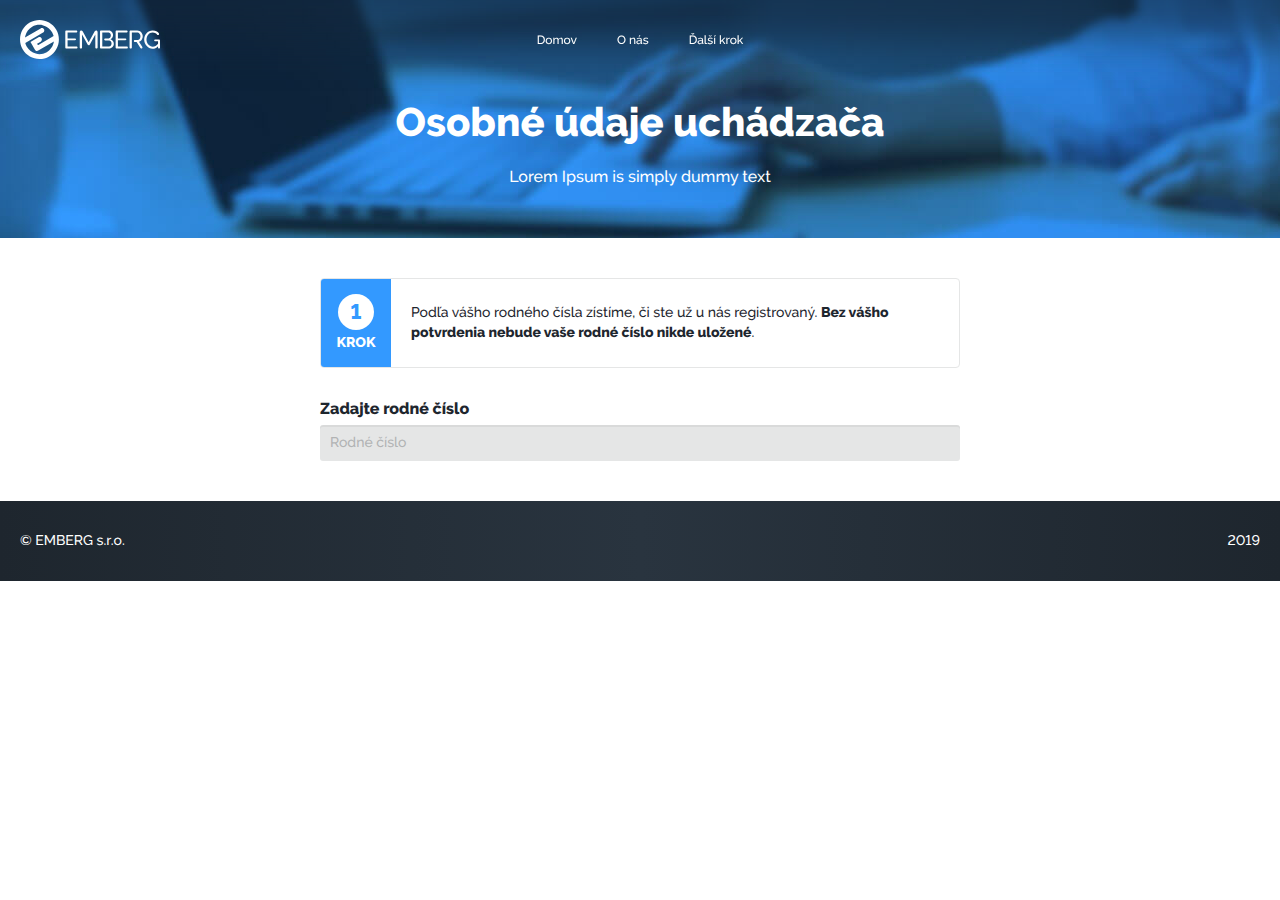
<file: form--start.html>
<!DOCTYPE html>
<html lang="sk">
<head>
	<meta charset="utf-8" />
	<meta name="viewport" content="width=device-width, initial-scale=1.0"/>
	<meta http-equiv="X-UA-Compatible" content="IE=edge,chrome=1" />
	<meta name="HandheldFriendly" content="true" />
    <meta name="MobileOptimized" content="320" />
	<meta name="format-detection" content="telephone=no" />
	<meta name="format-detection" content="date=no" />
	<meta name="format-detection" content="address=no" />
	<meta name="format-detection" content="email=no" />
	
	<title>EMBERG</title>
	
	<link rel="stylesheet" type="text/css" href="assets/css/style.min.css" />
</head>
<body>

	<div class="header trn">
		<a href="#" class="header__icon header__icon--menu trn">
			<span class="trn">Menu</span>
			<span class="trn"></span>
			<span class="trn"></span>
			<span class="trn"></span>
		</a>
		<a href="index.html" class="header__logo">
			<img src="assets/images/emberg__logo.svg" alt="EMBERG" />
		</a>
	</div>
	
	<div class="menu hidden trn" data-toggle="true">
		<ul class="menu__list">
			<li class="menu__item"><a href="index.html" class="menu__anchor medium trn">Domov</a></li>
			<li class="menu__item"><a href="#" class="menu__anchor medium trn">O nás</a></li>
			<li class="menu__item"><a href="form--singup.html" class="menu__anchor medium trn">Ďalší krok</a></li>
		</ul>
	</div>
	
	<div class="overlay hidden trn"></div>

	<div class="hero">
		<div class="container">
			<span class="h1-like"><strong class="bold">Osobné údaje uchádzača</strong></span>
			<p class="small">Lorem Ipsum is simply dummy text</p>
		</div>
	</div>
	
	<form class="form">
		<div class="form__block">
			<div class="form__step">
				<div class="form__step__number">
					<span class="form__step__icon bold">1</span>
					<span class="form__step__text small bold">Krok</span>
				</div>
				<p class="form__step__info small">Podľa vášho rodného čísla zístíme, či ste už u nás registrovaný. <strong class="bold">Bez vášho potvrdenia nebude vaše rodné číslo nikde uložené</strong>.</p>
			</div>
		</div>
		<div class="form__block">
			<label class="form__label medium bold">Zadajte rodné číslo</label>
			<input class="form__control" type="number" placeholder="Rodné číslo" />
		</div>
	</form>
	
	<div class="footer">
		<div class="container">
			<div class="table">
				<div class="table__row">
					<div class="table__cell">
						<span class="small">&copy; EMBERG s.r.o.</span>
					</div>
					<div class="table__cell">
						<span class="small">2019</span>
					</div>
				</div>
			</div>
		</div>
	</div>
	
	<script src="assets/js/script.min.js"></script>
</body>
</html>
</file>
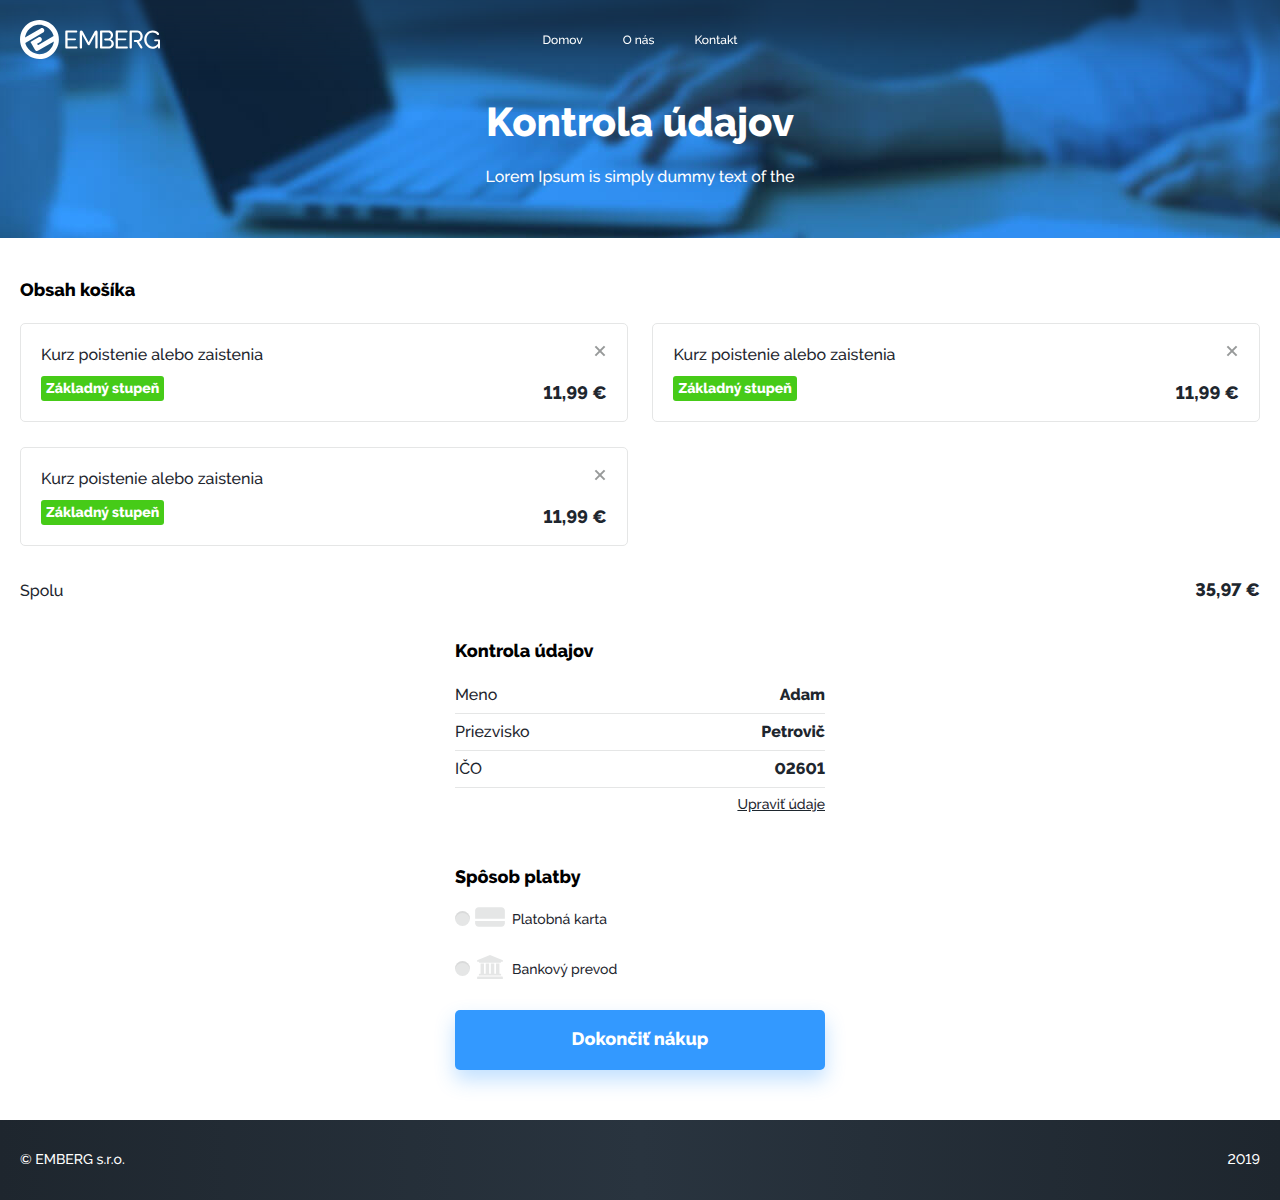
<file: revise.html>
<!DOCTYPE html>
<html lang="sk">
<head>
	<meta charset="utf-8" />
	<meta name="viewport" content="width=device-width, initial-scale=1.0"/>
	<meta http-equiv="X-UA-Compatible" content="IE=edge,chrome=1" />
	<meta name="HandheldFriendly" content="true" />
    <meta name="MobileOptimized" content="320" />
	<meta name="format-detection" content="telephone=no" />
	<meta name="format-detection" content="date=no" />
	<meta name="format-detection" content="address=no" />
	<meta name="format-detection" content="email=no" />

	<title>EMBERG</title>

	<link rel="stylesheet" type="text/css" href="assets/css/style.min.css" />
</head>
<body>

	<div class="header clearfix trn">
		<a href="#" class="header__icon header__icon--menu trn">
			<span class="trn">Menu</span>
			<span class="trn"></span>
			<span class="trn"></span>
			<span class="trn"></span>
		</a>
		<a href="index.html" class="header__logo">
			<img src="assets/images/emberg__logo.svg" alt="EMBERG" />
		</a>
	</div>

	<div class="menu hidden trn" data-toggle="true">
		<ul class="menu__list">
			<li class="menu__item"><a href="index.html" class="menu__anchor medium trn">Domov</a></li>
			<li class="menu__item"><a href="#" class="menu__anchor medium trn">O nás</a></li>
			<li class="menu__item"><a href="#" class="menu__anchor medium trn">Kontakt</a></li>
		</ul>
	</div>

	<div class="overlay hidden trn"></div>

	<div class="hero">
		<div class="container">
			<span class="h1-like"><strong class="bold">Kontrola údajov</strong></span>
			<p class="small">Lorem Ipsum is simply dummy text of the</p>
		</div>
	</div>

	<div class="revise revise--cartproducts">
		<div class="container">
			<span class="h2-like"><strong class="bold">Obsah košíka</strong></span>
			<div class="cartproduct trn">
				<span class="cartproduct__heading medium">Kurz poistenie alebo zaistenia</span>
				<span class="cartproduct__level cartproduct__level--green small bold">Základný stupeň</span>
				<a href="#" class="cartproduct__remove .js--remove__cartproduct"></a>
				<span class="cartproduct__price large bold">11,99 €</span>
			</div>
			<div class="cartproduct trn">
				<span class="cartproduct__heading medium">Kurz poistenie alebo zaistenia</span>
				<span class="cartproduct__level cartproduct__level--green small bold">Základný stupeň</span>
				<a href="#" class="cartproduct__remove .js--remove__cartproduct"></a>
				<span class="cartproduct__price large bold">11,99 €</span>
			</div>
			<div class="cartproduct trn">
				<span class="cartproduct__heading medium">Kurz poistenie alebo zaistenia</span>
				<span class="cartproduct__level cartproduct__level--green small bold">Základný stupeň</span>
				<a href="#" class="cartproduct__remove .js--remove__cartproduct"></a>
				<span class="cartproduct__price large bold">11,99 €</span>
			</div>
			<div class="table">
				<div class="table__row">
					<div class="table__cell">
						<span class="medium">Spolu</span>
					</div>
					<div class="table__cell">
						<span class="large bold">35,97 €</span>
					</div>
				</div>
			</div>
		</div>
	</div>
	
	<div class="revise">
		<div class="container">
			<span class="h2-like"><strong class="bold">Kontrola údajov</strong></span>
			<div class="table">
				<div class="table__row">
					<div class="table__cell">
						<span class="medium">Meno</span>
					</div>
					<div class="table__cell">
						<span class="medium bold">Adam</span>
					</div>
				</div>
				<div class="table__row">
					<div class="table__cell">
						<span class="medium">Priezvisko</span>
					</div>
					<div class="table__cell">
						<span class="medium bold">Petrovič</span>
					</div>
				</div>
				<div class="table__row">
					<div class="table__cell">
						<span class="medium">IČO</span>
					</div>
					<div class="table__cell">
						<span class="medium bold">02601</span>
					</div>
				</div>
				<div class="table__row">
					<div class="table__cell">
						<span>&nbsp;</span>
					</div>
					<div class="table__cell">
						<a href="form--singup.html" class="small">Upraviť údaje</a>
					</div>
				</div>
			</div>
		</div>
	</div>
	
	<div class="revise">
		<div class="container">
			<span class="h2-like"><strong class="bold">Spôsob platby</strong></span>
			<form class="form">
				<div class="form__block">
					<label class="form__confirmation small"><img src="assets/images/payment--card__icon.svg" alt="Platba kartou" class="confirmation__icon" />Platobná karta<input type="radio" name="platba" /><span class="radio trn"></span></label>
				</div>
				<div class="form__block">
					<label class="form__confirmation small"><img src="assets/images/payment--bank__icon.svg" alt="Platba bankovým prevodom" class="confirmation__icon" />Bankový prevod<input type="radio" name="platba" /><span class="radio trn"></span></label>
				</div>
				<div class="form__block">
					<button class="submit large bold trn">Dokončiť nákup</button>
				</div>
			</form>
		</div>
	</div>

	<div class="footer">
		<div class="container">
			<div class="table">
				<div class="table__row">
					<div class="table__cell">
						<span class="small">&copy; EMBERG s.r.o.</span>
					</div>
					<div class="table__cell">
						<span class="small">2019</span>
					</div>
				</div>
			</div>
		</div>
	</div>

	<script src="assets/js/script.min.js"></script>
</body>
</html>
</file>
<file: assets/css/style.min.css>
@font-face{font-display:fallback;font-family:Raleway;src:url(../fonts/Raleway-ExtraBold.eot?#iefix) format('embedded-opentype'),url(../fonts/Raleway-ExtraBold.woff) format('woff'),url(../fonts/Raleway-ExtraBold.ttf) format('truetype'),url(../fonts/Raleway-ExtraBold.svg#Raleway-ExtraBold) format('svg');font-weight:800;font-style:normal}@font-face{font-display:fallback;font-family:Raleway;src:url(../fonts/Raleway-Medium.eot?#iefix) format('embedded-opentype'),url(../fonts/Raleway-Medium.woff) format('woff'),url(../fonts/Raleway-Medium.ttf) format('truetype'),url(../fonts/Raleway-Medium.svg#Raleway-Medium) format('svg');font-weight:500;font-style:normal}*,:after,:before{-webkit-box-sizing:border-box;-moz-box-sizing:border-box;box-sizing:border-box;margin:0;padding:0;-webkit-tap-highlight-color:transparent;-webkit-tap-highlight-color:transparent;font-weight:500;font-style:normal;font-stretch:normal;text-rendering:geometricPrecision;-webkit-font-smoothing:antialiased;-moz-osx-font-smoothing:grayscale}html{font-family:Raleway,sans-serif;line-height:1.15;-webkit-text-size-adjust:100%}body{background:#fff}a{text-decoration:none;background-color:transparent}img{border-style:none}ol,ul{list-style:none}:focus{outline:0}.h1-like,h1,p{margin-left:auto;margin-right:auto;max-width:270px}.h1-like,h1{display:block;margin-bottom:13px;font-size:21px;line-height:27px}.h2-like,h2{display:block;margin-bottom:13px;font-size:16px;line-height:24px}.small{font-size:12px;line-height:17px}.medium{font-size:14px;line-height:20px}.large{font-size:16px;line-height:24px}.bold{font-weight:800}.trn{-webkit-transition:all .2s ease-in-out;-moz-transition:all .2s ease-in-out;-o-transition:all .2s ease-in-out;transition:all .2s ease-in-out}.clearfix:after{visibility:hidden;display:block;font-size:0;content:" ";clear:both;height:0}@-webkit-keyframes fly__to__cart{100%{opacity:.5;right:32px;top:32px;-webkit-transform:scale(0) translateY(-50%);-moz-transform:scale(0) translateY(-50%);-ms-transform:scale(0) translateY(-50%);-o-transform:scale(0) translateY(-50%);transform:scale(0) translateY(-50%);-webkit-transform-origin:top right;-moz-transform-origin:top right;-ms-transform-origin:top right;-o-transform-origin:top right;transform-origin:top right}}@-moz-keyframes fly__to__cart{100%{opacity:.5;right:32px;top:32px;-webkit-transform:scale(0) translateY(-50%);-moz-transform:scale(0) translateY(-50%);-ms-transform:scale(0) translateY(-50%);-o-transform:scale(0) translateY(-50%);transform:scale(0) translateY(-50%);-webkit-transform-origin:top right;-moz-transform-origin:top right;-ms-transform-origin:top right;-o-transform-origin:top right;transform-origin:top right}}@-o-keyframes fly__to__cart{100%{opacity:.5;right:32px;top:32px;-webkit-transform:scale(0) translateY(-50%);-moz-transform:scale(0) translateY(-50%);-ms-transform:scale(0) translateY(-50%);-o-transform:scale(0) translateY(-50%);transform:scale(0) translateY(-50%);-webkit-transform-origin:top right;-moz-transform-origin:top right;-ms-transform-origin:top right;-o-transform-origin:top right;transform-origin:top right}}@keyframes fly__to__cart{100%{opacity:.5;right:32px;top:32px;-webkit-transform:scale(0) translateY(-50%);-moz-transform:scale(0) translateY(-50%);-ms-transform:scale(0) translateY(-50%);-o-transform:scale(0) translateY(-50%);transform:scale(0) translateY(-50%);-webkit-transform-origin:top right;-moz-transform-origin:top right;-ms-transform-origin:top right;-o-transform-origin:top right;transform-origin:top right}}@-webkit-keyframes shake{70%{-webkit-transform:translateY(3px);-moz-transform:translateY(3px);-ms-transform:translateY(3px);-o-transform:translateY(3px);transform:translateY(3px)}}@-moz-keyframes shake{70%{-webkit-transform:translateY(3px);-moz-transform:translateY(3px);-ms-transform:translateY(3px);-o-transform:translateY(3px);transform:translateY(3px)}}@-o-keyframes shake{70%{-webkit-transform:translateY(3px);-moz-transform:translateY(3px);-ms-transform:translateY(3px);-o-transform:translateY(3px);transform:translateY(3px)}}@keyframes shake{70%{-webkit-transform:translateY(3px);-moz-transform:translateY(3px);-ms-transform:translateY(3px);-o-transform:translateY(3px);transform:translateY(3px)}}@-webkit-keyframes wiggle{20%,80%{-webkit-transform:translateX(-1px);-moz-transform:translateX(-1px);-ms-transform:translateX(-1px);-o-transform:translateX(-1px);transform:translateX(-1px)}40%,60%{-webkit-transform:translateX(2px);-moz-transform:translateX(2px);-ms-transform:translateX(2px);-o-transform:translateX(2px);transform:translateX(2px)}}@-moz-keyframes wiggle{20%,80%{-webkit-transform:translateX(-1px);-moz-transform:translateX(-1px);-ms-transform:translateX(-1px);-o-transform:translateX(-1px);transform:translateX(-1px)}40%,60%{-webkit-transform:translateX(2px);-moz-transform:translateX(2px);-ms-transform:translateX(2px);-o-transform:translateX(2px);transform:translateX(2px)}}@-o-keyframes wiggle{20%,80%{-webkit-transform:translateX(-1px);-moz-transform:translateX(-1px);-ms-transform:translateX(-1px);-o-transform:translateX(-1px);transform:translateX(-1px)}40%,60%{-webkit-transform:translateX(2px);-moz-transform:translateX(2px);-ms-transform:translateX(2px);-o-transform:translateX(2px);transform:translateX(2px)}}@keyframes wiggle{20%,80%{-webkit-transform:translateX(-1px);-moz-transform:translateX(-1px);-ms-transform:translateX(-1px);-o-transform:translateX(-1px);transform:translateX(-1px)}40%,60%{-webkit-transform:translateX(2px);-moz-transform:translateX(2px);-ms-transform:translateX(2px);-o-transform:translateX(2px);transform:translateX(2px)}}@media screen and (min-width:700px){.h1-like,h1{margin-bottom:20px;max-width:500px;font-size:40px;line-height:46px}.h2-like,h2{font-size:18px;line-height:25px;margin-bottom:20px}p{max-width:670px}.small{font-size:14px;line-height:20px}.medium{font-size:16px;line-height:22px}.large{font-size:18px;line-height:26px}}@media screen and (min-width:1300px){.h1-like,h1{max-width:600px;font-size:48px;line-height:58px}}.container{padding-left:15px;padding-right:15px}@media screen and (min-width:700px){.container{padding-left:20px;padding-right:20px}}@media screen and (min-width:1300px){.container{margin-left:auto;margin-right:auto;padding-left:0;padding-right:0}}.tab{display:block;margin-bottom:15px;overflow:hidden;padding:13px 65px 13px 15px;position:relative;color:#fff;text-align:left;border-radius:5px}.tab.open{margin-bottom:0;border-radius:5px 5px 0 0;box-shadow:0 0 0 rgba(70,203,24,.3)}.tab:after,.tab:before{content:" ";display:block;position:absolute;-webkit-transition:all .2s ease-in-out;-moz-transition:all .2s ease-in-out;-o-transition:all .2s ease-in-out;transition:all .2s ease-in-out}.tab:after{height:50px;right:0;top:0;width:50px;background:url(../images/chevron-tab__icon.svg) no-repeat center}.tab.open:after{-webkit-transform:rotate(180deg);-moz-transform:rotate(180deg);-ms-transform:rotate(180deg);-o-transform:rotate(180deg);transform:rotate(180deg)}.tab:before{height:120px;margin:-60px 0 0;right:-70px;top:50%;width:120px;background:rgba(255,255,255,.25);border-radius:50%;box-shadow:0 10px 20px rgba(30,38,46,.15)}.tab--green{background:#46cb18;box-shadow:0 10px 20px rgba(70,203,24,.3)}.tab--green.open,.tab--green:hover{background:#55d729}.tab--yellow{background:#e49b0f;box-shadow:0 10px 20px rgba(228,155,15,.3)}.tab--yellow.open,.tab--yellow:hover{background:#f1a621}.tab--orange{background:#ec5800;box-shadow:0 10px 20px rgba(236,88,0,.3)}.tab--orange.open,.tab--orange:hover{background:#f7610f}.tab--red{background:#e62020;box-shadow:0 10px 20px rgba(230,32,32,.3)}.tab--red.open,.tab--red:hover{background:#f02d27}@media screen and (min-width:530px){.tab{margin-left:auto;margin-right:auto;max-width:640px;width:73%}}@media screen and (min-width:700px){.tab{margin-bottom:20px;padding:17px 80px 17px 20px}.tab:after{height:60px;width:60px}.tab:before{height:130px;margin:-65px 0 0;width:130px}.tab--green{box-shadow:0 15px 30px rgba(70,203,24,.4)}.tab--yellow{box-shadow:0 15px 30px rgba(228,155,15,.4)}.tab--orange{box-shadow:0 15px 30px rgba(236,88,0,.3)}.tab--red{box-shadow:0 15px 30px rgba(230,32,32,.4)}}@media screen and (min-width:1300px){.tab{display:inline-block;margin-left:1%;margin-right:1%;width:22.5%}.tab.open:before{background:rgba(255,255,255,0);box-shadow:0 10px 20px rgba(30,38,46,0)}}.product__collapse{opacity:0;overflow:hidden;-webkit-transition:all .4s ease-in-out;-moz-transition:all .4s ease-in-out;-o-transition:all .4s ease-in-out;transition:all .4s ease-in-out}.product__collapse.open{opacity:1}.product__area{margin-bottom:30px;padding:15px 15px 1px;font-size:0;background:#e5e6e6;border-radius:0 0 5px 5px}@media screen and (min-width:530px){.product__collapse{margin-left:auto;margin-right:auto;max-width:640px;width:73%}}@media screen and (min-width:700px){.product__area{margin-bottom:40px;padding:20px 20px 1px}}@media screen and (min-width:1300px){.product__collapse{display:none;float:left;height:auto!important;max-width:100%;width:100%}.product__collapse.open{display:block}.product__area{margin-left:2%;margin-right:2%;padding:1.5% 1% 1%}.product__collapse:nth-of-type(even) .product__area,.product__collapse:nth-of-type(odd) .product__area{border-radius:5px}.product__collapse:first-of-type .product__area{border-radius:0 5px 5px 5px}.product__collapse:last-of-type .product__area{border-radius:5px 0 5px 5px}#green .product__area{box-shadow:0 10px 0 #55d729 inset}#yellow .product__area{box-shadow:0 10px 0 #f1a621 inset}#orange .product__area{box-shadow:0 10px 0 #f7610f inset}#red .product__area{box-shadow:0 10px 0 #f02d27 inset}}.product{margin-bottom:15px;background:#fff}.product.fly__to__cart{margin:0!important;opacity:1;position:fixed;z-index:99999;-webkit-animation:fly__to__cart .7s 1 .3s ease-in-out forwards;-moz-animation:fly__to__cart .7s 1 .3s ease-in-out forwards;-o-animation:fly__to__cart .7s 1 .3s ease-in-out forwards;animation:fly__to__cart .7s 1 .3s ease-in-out forwards}.product__heading{padding:15px 50px 15px 41px;position:relative;color:#fff;text-align:left;background:#1e262e}.product__heading:after,.product__heading:before{content:" ";display:block;height:32px;position:absolute;top:9px;width:32px}.product__heading:before{left:7px}.product__heading:after{right:10px}.product--added .product__heading:after{background:url(../images/added-product__icon.svg) no-repeat center}.product__heading--poistenie:before{background:url(../images/poistenie-a-zaistenie__icon.svg) no-repeat center}.product__heading--vklady:before{background:url(../images/prijmanie-vkladov__icon2.svg) no-repeat center}.product__heading--uvery:before{background:url(../images/poskytovanie-uverov__icon3.svg) no-repeat center}.product__heading--trh:before{background:url(../images/kapitalovy-trh__icon.svg) no-repeat center}.product__heading--starobne:before{background:url(../images/starobne-dochodkove-sporenie__icon.svg) no-repeat center}.product__heading--doplnkove:before{background:url(../images/doplnkove-dochodkove-sporenie__icon.svg) no-repeat center}.product__info{padding:15px;text-align:right}@media screen and (min-width:700px){.product{margin-bottom:20px}}@media screen and (min-width:1300px){.product{display:inline-block;vertical-align:top;width:31.333%}.product{margin:1%}}.cartproduct__wrap{position:relative}.cartproduct__area{margin-bottom:15px;max-height:200px;max-height:40vh;overflow:auto;overflow-x:visible;overflow-y:auto}@media screen and (orientation:landscape){.cartproduct__area{max-height:23vh}}@media screen and (min-width:700px){.cartproduct__wrap:after{height:20px}.cartproduct__area{max-height:300px;max-height:35vh}}@media screen and (min-width:700px) and (orientation:landscape){.cartproduct__area{max-height:23vh}}@media screen and (min-width:1300px){.cartproduct__area{max-height:300px;max-height:35vh}}.cartproduct{padding:15px;position:relative;color:#1e262e;text-align:left;border:1px solid #e5e6e6;border-radius:5px}.cartproduct+.cartproduct{margin-top:15px}.cartproduct__heading{display:block;margin-bottom:15px;padding-right:27px}.cartproduct__level{display:inline-block;padding:3px 5px 2px;color:#fff;border-radius:3px}.cartproduct__price,.cartproduct__remove{display:inline-block;position:absolute}.cartproduct__remove{height:30px;right:7px;top:7px;width:30px;background:url(../images/cartproduct-remove__icon.svg) no-repeat center}.cartproduct__level--green{background:#46cb18}.cartproduct__level--yellow{background:#e49b0f}.cartproduct__level--orange{background:#ec5800}.cartproduct__level--red{background:#e62020}.cartproduct__price{bottom:9px;right:15px}@media screen and (min-width:700px){.cartproduct{padding:20px}.cartproduct+.cartproduct{margin-top:20px}.cartproduct__heading{margin-bottom:20px}.cartproduct__remove{right:12px;top:12px}.cartproduct__price{bottom:14px;right:20px}}@media screen and (min-width:700px) and (orientation:landscape){.cartproduct__heading{margin-bottom:10px}}@media screen and (min-width:1300px){.cartproduct__heading{margin-bottom:20px}}.form{padding:20px 15px}.container .form{padding:0}.form__heading{display:block;padding:15px 0;position:relative;text-align:center}.form__heading:after{bottom:6px;content:" ";display:block;height:3px;left:50%;margin:0 0 0 -50px;position:absolute;width:100px;background:#39f}.form__step{height:90px;overflow:hidden;padding:15px 15px 15px 75px;position:relative;border:1px solid #e5e6e6;border-radius:4px}.form__step__number{bottom:0;left:0;padding:15px 0;position:absolute;top:0;width:60px;text-align:center;background:#39f}.form__step__icon{display:block;height:36px;margin-bottom:3px;margin-left:auto;margin-right:auto;width:36px;color:#39f;font-size:21px;line-height:36px;background:#fff;border-radius:50%}.form__step__text{color:#fff;text-transform:uppercase}.form__step__info{max-width:100%;position:relative;top:50%;-webkit-transform:translateY(-50%);-moz-transform:translateY(-50%);-ms-transform:translateY(-50%);-o-transform:translateY(-50%);transform:translateY(-50%);color:#1e262e}.form__block--hidden{display:none}.form__block+.form__block{margin-top:15px}.form__label{display:block;margin-bottom:4px;color:#1e262e}.label__optional{color:#767676;font-style:italic}.form__control{-webkit-appearance:none;-moz-appearance:none;appearance:none;display:inline-block;height:31px;padding:0 7px;width:100%;color:#1e262e;font-family:Raleway,sans-serif;font-size:12px;line-height:31px;background:#e5e6e6;border:0 none;border-radius:3px;-webkit-transition:all .2s ease;-moz-transition:all .2s ease;-o-transition:all .2s ease;transition:all .2s ease}input[type=email].form__control,input[type=number].form__control,input[type=password].form__control,input[type=text].form__control{box-shadow:0 2px 0 rgba(0,0,0,.05) inset}input[type=email].form__control:focus,input[type=number].form__control:focus,input[type=password].form__control:focus,input[type=text].form__control:focus{box-shadow:0 2px 0 rgba(51,153,255,1) inset;background:#e0f0ff}input[type=number].form__control::-webkit-inner-spin-button,input[type=number].form__control::-webkit-outer-spin-button{-webkit-appearance:none;margin:0}select.form__control{background:#e5e6e6 url(../images/dropdown-form__icon.svg) no-repeat right center;box-shadow:0 -2px 0 rgba(0,0,0,.05) inset}.form__control::-webkit-input-placeholder{color:#b1b3b4;font-family:Raleway,sans-serif;font-size:12px;line-height:31px}.form__control::-moz-placeholder{color:#b1b3b4;font-family:Raleway,sans-serif;font-size:12px;line-height:31px}.form__control:-ms-input-placeholder{color:#b1b3b4;font-family:Raleway,sans-serif;font-size:12px;line-height:31px}.form__control:-moz-placeholder{color:#b1b3b4;font-family:Raleway,sans-serif;font-size:12px;line-height:31px}.form__control--success{background:#eff7ed url(../images/form__control--success.svg) no-repeat right center!important}select.form__control--success{box-shadow:0 -2px 0 #46cb18 inset!important}input[type=email].form__control--success,input[type=number].form__control--success,input[type=password].form__control--success,input[type=text].form__control--success{box-shadow:0 2px 0 #46cb18 inset!important}.form__control--error{background-color:#fad2d2!important}select.form__control--error{box-shadow:0 -2px 0 #e62020 inset!important}input[type=email].form__control--error,input[type=number].form__control--error,input[type=password].form__control--error,input[type=text].form__control--error{box-shadow:0 2px 0 #e62020 inset!important}.error__message{display:inline-block;margin-top:7px;padding:3px 7px;position:relative;vertical-align:top;color:#fff;font-size:10px;line-height:14px;text-align:center;background:#e62020;border-radius:3px}.error__message:before{content:" ";display:block;height:0;left:13px;position:absolute;top:-8px;width:0;border:4px solid transparent;border:4px solid transparent;border-bottom:4px solid #e62020}.form__confirmation{cursor:pointer;display:block;max-height:99999px;padding:0 0 0 20px;position:relative;color:#1e262e;-webkit-user-select:none;-moz-user-select:none;-ms-user-select:none;user-select:none;-webkit-text-size-adjust:none;text-size-adjust:none}.form__confirmation a{color:inherit;text-decoration:underline}.form__confirmation input[type=checkbox],.form__confirmation input[type=radio]{cursor:pointer;opacity:0;position:absolute}.form__confirmation .checkmark,.form__confirmation .radio{display:block;height:15px;left:0;position:absolute;top:0;width:15px;background:#e5e6e6;box-shadow:0 2px 0 rgba(0,0,0,.05) inset}.form__confirmation .checkmark{border-radius:3px}.form__confirmation .radio{border-radius:50%}.form__confirmation input[type=checkbox]:checked~.checkmark,.form__confirmation input[type=radio]:checked~.radio{background:#39f}.form__confirmation .checkmark:after,.form__confirmation .radio:after{content:" ";display:block;position:absolute;-webkit-transition:all .2s ease-in-out;-moz-transition:all .2s ease-in-out;-o-transition:all .2s ease-in-out;transition:all .2s ease-in-out}.form__confirmation .checkmark:after{height:15px;left:0;top:0;width:15px}.form__confirmation .radio:after{height:7px;left:4px;top:4px;width:7px;border-radius:50%}.form__confirmation input[type=checkbox]:checked~.checkmark:after{background:url(../images/check-confirmation__icon--enabled.svg) no-repeat center}.form__confirmation input[type=radio]:checked~.radio:after{background:#fff}.confirmation__icon{display:inline-block;height:21px;margin-right:5px;margin-top:-4px;vertical-align:middle;width:26px}.form__anchor{color:#1e262e;text-decoration:underline}.submit{-webkit-appearance:none;-moz-appearance:none;appearance:none;cursor:pointer;display:block;padding:13px 15px;width:100%;color:#fff;font-family:Raleway,sans-serif;text-align:center;background:#39f;border:0 none;border-radius:5px;box-shadow:0 10px 20px rgba(51,153,255,.3)}.submit:hover{background:#288bed}.submit:active,.submit:focus{background:#1f7ddb}@media screen and (min-width:700px){.form{margin-left:auto;margin-right:auto;max-width:640px;padding:40px 0;width:73%}.container .form{max-width:none;width:100%}.form__heading{padding:20px 0}.form__heading:after{height:4px}.form__step{padding:20px 20px 20px 90px}.form__step__number{width:70px}.form__block+.form__block{margin-top:30px}.form__label{margin-bottom:5px}.form__control{height:36px;padding:0 10px;font-size:14px;line-height:36px}.form__control::-webkit-input-placeholder{font-size:14px;line-height:36px}.form__control::-moz-placeholder{font-size:14px;line-height:36px}.form__control:-ms-input-placeholder{font-size:14px;line-height:36px}.form__control:-moz-placeholder{font-size:14px;line-height:36px}.error__message{margin-top:10px;padding:4px 9px;font-size:12px;line-height:17px}.form__confirmation .checkmark,.form__confirmation .radio{top:1px}.confirmation__icon{height:24px;margin-right:7px;margin-top:-5px;width:30px}.submit{padding:17px 20px}}.popup{opacity:1;position:relative;visibility:visible;z-index:99999}.popup.hidden{opacity:0;visibility:hidden}.popup__container{bottom:0;left:0;position:fixed;right:0;top:50px;-webkit-transform:scale(1) translate3d(0,0,0);-moz-transform:scale(1) translate3d(0,0,0);-ms-transform:scale(1) translate3d(0,0,0);-o-transform:scale(1) translate3d(0,0,0);transform:scale(1) translate3d(0,0,0);z-index:99999}.popup.hidden .popup__container{-webkit-transform:scale(.95) translate3d(0,15px,0);-moz-transform:scale(.95) translate3d(0,15px,0);-ms-transform:scale(.95) translate3d(0,15px,0);-o-transform:scale(.95) translate3d(0,15px,0);transform:scale(.95) translate3d(0,15px,0)}.popup__flex{bottom:30px;display:-webkit-box;display:-ms-flexbox;display:flex;-webkit-box-orient:vertical;-webkit-box-direction:normal;-ms-flex-direction:column;flex-direction:column;left:30px;overflow:hidden;position:fixed;right:30px;top:30px;background:#fff}.popup__header{padding:13px 65px 13px 15px;position:relative;background:#39f}.popup__heading{display:block;color:#fff}.popup__close{display:block;height:50px;position:absolute;right:0;top:0;width:50px;background:url(../images/close-popup__icon.svg) no-repeat center}.popup__scroll{-webkit-box-flex:1;-ms-flex-positive:1;flex-grow:1;overflow:auto;overflow-x:hidden;overflow-y:auto;padding:15px}.popup__content{color:#3f4245}.popup__content ol,.popup__content p,.popup__content ul{margin-bottom:9px;max-width:none}.popup__content ol,.popup__content ul{padding:0 0 0 1.5em}.popup__content ul{list-style:disc outside none}.popup__content ol{list-style:decimal outside none}.popup__content ol li+li,.popup__content ul li+li{margin:4px 0 0}.popup__content ol a,.popup__content p a,.popup__content ul a{color:inherit;text-decoration:underline}.popup__btn{display:inline-block;margin-top:6px;padding:7px 14px;color:#fff;font-size:12px;font-weight:800;line-height:17px;text-align:center;background:#39f;border-radius:3px;box-shadow:0 3px 6px rgba(51,153,255,.3)}.popup__btn:hover{background:#288bed}.popup__btn:active,.popup__btn:focus{background:#1f7ddb}@media screen and (min-width:700px){.popup__container{top:80px}.popup__flex{bottom:auto;left:auto;margin-left:auto;margin-right:auto;max-height:400px;max-height:40vh;max-width:640px;position:relative;right:auto;top:50%;-webkit-transform:translateY(-50%);-ms-transform:translateY(-50%);transform:translateY(-50%);width:73%}.popup__header{padding:17px 80px 17px 20px}.popup__close{top:5px}.popup__scroll{padding:20px}.popup__content ol,.popup__content p,.popup__content ul{margin-bottom:15px}.popup__btn{margin-top:5px;padding:8px 16px;font-size:14px;line-height:20px}}.table{font-size:0}.table__row+.table__row{margin:7px 0 0}.table__cell{display:inline-block;width:50%;color:#1e262e;text-align:left}.table__cell:last-of-type{text-align:right}.table__cell a{color:#1e262e;text-decoration:underline}.btn{display:inline-block;overflow:hidden;padding:7px 14px 7px 43px;position:relative;color:#fff;font-size:12px;font-weight:800;line-height:17px;text-align:center;background:#39f;border-radius:3px;box-shadow:0 3px 6px rgba(51,153,255,.3);-webkit-transition:all .2s ease;-moz-transition:all .2s ease;-o-transition:all .2s ease;transition:all .2s ease}.btn:hover{background:#288bed}.btn:active,.btn:focus{background:#1f7ddb}.btn:after,.btn:before{content:" ";display:block;position:absolute;top:50%}.btn:after{height:31px;left:0;margin:-16px 0 0;width:31px}.btn--added,.btn--added:active,.btn--added:focus,.btn--added:hover,.btn--disabled,.btn--disabled:active,.btn--disabled:focus,.btn--disabled:hover{background:#b1b7be;box-shadow:0 0 0 rgba(51,153,255,.3)}.btn--finish:after{background:url(../images/check-btn__icon.svg) no-repeat center}.btn--add:after{background:url(../images/plus-btn__icon.svg) no-repeat center}.btn--added:after{-webkit-transform:rotate(45deg);-moz-transform:rotate(45deg);-ms-transform:rotate(45deg);-o-transform:rotate(45deg);transform:rotate(45deg)}.btn:before{height:80px;left:-49px;margin:-40px 0 0;width:80px;background:rgba(255,255,255,.25);border-radius:50%;box-shadow:0 3px 6px rgba(30,38,46,.15)}@media screen and (min-width:700px){.btn{padding:8px 16px 8px 52px;font-size:14px;line-height:20px}.btn:after{left:2px}.btn:before{height:100px;left:-64px;margin:-50px 0 0;width:100px}}.header__icon{display:block;height:50px;position:absolute;top:0;width:50px}.header__icon--menu span{display:block;height:3px;left:15px;opacity:1;position:absolute;width:20px;font-size:0;background:#fff}.header__icon--menu span:nth-child(1){top:17px}.header__icon--menu span:nth-child(2),.header__icon--menu span:nth-child(3){top:24px}.header__icon--menu span:nth-child(4){top:31px}.header__icon--menu.open span:nth-child(1),.header__icon--menu.open span:nth-child(4){opacity:0;top:24px}.header__icon--menu.open span:nth-child(2){-webkit-transform:rotate(45deg);-moz-transform:rotate(45deg);-ms-transform:rotate(45deg);-o-transform:rotate(45deg);transform:rotate(45deg)}.header__icon--menu.open span:nth-child(3){-webkit-transform:rotate(-45deg);-moz-transform:rotate(-45deg);-ms-transform:rotate(-45deg);-o-transform:rotate(-45deg);transform:rotate(-45deg)}.header__icon--cart{padding:7px}.header__icon--cart img{display:block;height:36px;width:36px}.header__icon--cart:after{content:" ";display:block;height:10px;position:absolute;right:10px;top:11px;width:10px;border-radius:50%;-webkit-transition:all .2s ease;-moz-transition:all .2s ease;-o-transition:all .2s ease;transition:all .2s ease}.header__icon--cart--full:after{background:#e62020}.header__icon--cart--shake{-webkit-animation:shake .2s 1 1.1s ease-in-out forwards;-moz-animation:shake .2s 1 1.1s ease-in-out forwards;-o-animation:shake .2s 1 1.1s ease-in-out forwards;animation:shake .2s 1 1.1s ease-in-out forwards}.header__icon--cart--wiggle{-webkit-animation:wiggle .3s 1 ease-in-out forwards;-moz-animation:wiggle .3s 1 ease-in-out forwards;-o-animation:wiggle .3s 1 ease-in-out forwards;animation:wiggle .3s 1 ease-in-out forwards}@media screen and (min-width:700px){.header__icon{height:80px;width:80px}.header__icon--menu{display:none}.header__icon--cart{padding:16px}.header__icon--cart:after{right:20px;top:22px}.header__icon--cart img{height:48px;width:48px}}.header__login{display:inline-block;float:right;margin-right:3px;margin-top:15px;padding:3px 7px;vertical-align:middle;color:#fff;font-size:10px;line-height:14px;text-align:center;background:rgba(255,255,255,.4);border-radius:3px}.header__login:active,.header__login:focus,.header__login:hover{background:rgba(255,255,255,.3)}@media screen and (min-width:700px){.header__login{margin-top:28px;padding:4px 9px;font-size:12px;line-height:17px}}.header__logo,.header__logo img{display:block}.header__logo{float:left;margin-left:3px;margin-top:11px;width:100px;text-decoration:none}.header__logo img{height:auto;width:100%}@media screen and (min-width:700px){.header__logo{margin-left:0;margin-top:20px;width:140px}}.header{height:50px;left:0;padding:0 50px;position:fixed;right:0;top:0;z-index:99999;box-shadow:0 0 0 rgba(18,38,60,0)}.header.scrolled{background:#39f;box-shadow:0 10px 20px rgba(18,38,60,.2)}.header__icon--menu{left:0}.header__icon--cart{right:0}@media screen and (min-width:700px){.header{height:80px;padding:0 80px 0 20px}.header.scrolled{box-shadow:0 15px 30px rgba(18,38,60,.4)}}.menu{left:0;opacity:1;position:fixed;right:0;top:50px;visibility:visible;z-index:99999;background:#fff;box-shadow:0 10px 20px rgba(18,38,60,.2)}.menu:before{content:" ";display:block;height:0;left:22px;position:absolute;top:-10px;width:0;border:5px solid transparent;border:5px solid transparent;border-bottom:5px solid #fff}.menu.hidden{opacity:0;top:65px;visibility:hidden}.menu__item+.menu__item{border-top:1px solid #e5e6e6}.menu__anchor{display:block;padding:15px;color:#3f4245}.menu__anchor:active,.menu__anchor:focus,.menu__anchor:hover{color:#fff}.menu__anchor:hover{background:#39f}.menu__anchor:active,.menu__anchor:focus{background:#288bed}@media screen and (min-width:530px){.menu{right:auto;width:440px}}@media screen and (min-width:700px){.menu{left:50%;right:auto;-webkit-transform:translateX(-50%);-moz-transform:translateX(-50%);-ms-transform:translateX(-50%);-o-transform:translateX(-50%);transform:translateX(-50%);width:auto;background:0 0;background:rgba(0,0,0,0);box-shadow:0 0 0 transparent}.menu,.menu.hidden{opacity:1;visibility:visible;top:0}.menu:before{left:35px}.menu__list{font-size:0;text-align:center}.menu__item{display:inline-block;vertical-align:baseline}.menu__item+.menu__item{border-top:0 none}.menu__anchor{padding:29px 20px;position:relative;color:#fff;font-size:12px}.menu__anchor:active,.menu__anchor:focus,.menu__anchor:hover{background:0 0;background:rgba(0,0,0,0)}.menu__anchor:after{bottom:31px;content:" ";display:block;height:0;left:20px;position:absolute;right:20px;background:rgba(255,255,255,0);-webkit-transition:all .2s ease-in-out;-moz-transition:all .2s ease-in-out;-o-transition:all .2s ease-in-out;transition:all .2s ease-in-out}.menu__anchor:active:after,.menu__anchor:focus:after,.menu__anchor:hover:after{bottom:29px;height:2px;background:rgba(255,255,255,.4)}}@media screen and (min-width:1300px){.menu__anchor{padding:29px 25px;font-size:14px}.menu__anchor:after{left:25px;right:25px}}.cart{left:0;opacity:1;padding:20px 15px;position:fixed;right:0;top:50px;visibility:visible;z-index:99999;text-align:right;background:#fff;box-shadow:0 10px 20px rgba(18,38,60,.2)}.cart:before{content:" ";display:block;height:0;position:absolute;right:21px;top:-10px;width:0;border:5px solid transparent;border:5px solid transparent;border-bottom:5px solid #fff}.cart.hidden{opacity:0;top:65px;visibility:hidden}.cart .table{margin-bottom:15px}@media screen and (min-width:530px){.cart{left:auto;width:440px}}@media screen and (min-width:700px){.cart{padding:30px 20px;top:80px}.cart:before{right:36px}.cart.hidden{top:100px}.cart .table{margin-bottom:20px}}@media screen and (min-width:1300px){.cart{padding:40px 25px}}.overlay{bottom:0;left:0;position:fixed;right:0;top:0;z-index:99990;background:rgba(18,38,60,.8)}.overlay.hidden{opacity:0;visibility:hidden}.hero{color:#fff;text-align:center;background:#39f url(../images/hero-mobile__bg.jpg) no-repeat center;box-shadow:0 80px 40px -38px rgba(18,38,60,.65) inset}.hero .container{padding-bottom:40px;padding-top:70px}@media screen and (min-width:700px){.hero .container{padding-bottom:60px;padding-top:120px}.hero .small{font-size:16px;line-height:22px}}@media screen and (min-width:700px) and (orientation:landscape){.hero .container{padding-bottom:50px;padding-top:100px}}@media screen and (min-width:769px){.hero{background:url(../images/hero-tablet__bg.jpg) no-repeat center}}@media screen and (min-width:1300px){.hero{background:url(../images/hero-desktop__bg.jpg) no-repeat center}.hero .container{padding-bottom:95px;padding-top:125px}.hero .small{font-size:18px;line-height:26px}}@media screen and (min-width:2000px){.hero{-webkit-background-size:cover;-moz-background-size:cover;-o-background-size:cover;background-size:cover}}.shop .container{padding-bottom:15px;padding-top:30px}@media screen and (min-width:700px){.shop .container{padding-bottom:20px;padding-top:60px}}@media screen and (min-width:1300px){.shop .container{margin-top:-30px;max-width:1250px;padding-top:0;font-size:0;text-align:center}}.product__info .table{margin:0 0 15px}.product__info .btn{vertical-align:top}.info{color:#3f4245;text-align:center}.info .container{padding-bottom:30px}.info h1{color:#1e262e}.info p+p{margin-top:9px}@media screen and (min-width:700px){.info .container{padding-bottom:60px;padding-top:20px}.info p{font-size:16px;line-height:22px}.info p+p{margin-top:17px}}@media screen and (min-width:1300px){.info p{font-size:18px;line-height:26px}}.revise .container{padding-bottom:30px;padding-top:20px}.revise+.revise .container{padding-top:0}.revise .table{margin-top:13px}.revise .table__row+.table__row{padding-top:7px;border-top:1px solid #e5e6e6}@media screen and (min-width:530px){.revise .container{margin-left:auto;margin-right:auto;max-width:410px}}@media screen and (min-width:700px){.revise .container{padding-bottom:50px;padding-top:40px}.revise--cartproducts .container{max-width:none;padding-bottom:35px;font-size:0}.revise--cartproducts .cartproduct,.revise--cartproducts .cartproduct+.cartproduct{display:inline-block;margin-bottom:2%;margin-top:0;vertical-align:top;width:49%}.revise--cartproducts .cartproduct:nth-of-type(odd){margin-right:2%}.revise .table{margin-top:7px}}@media screen and (min-width:1300px){.revise .container{max-width:640px}.revise .h2-like,.revise .table,.revise h2{margin-left:1%;margin-right:1%}.revise--cartproducts{margin-left:auto;margin-right:auto;max-width:1250px}.revise--cartproducts .container{margin-left:1%;margin-right:1%;max-width:none}.revise--cartproducts .cartproduct,.revise--cartproducts .cartproduct+.cartproduct,.revise--cartproducts .cartproduct:nth-of-type(odd){margin-bottom:1%;margin-left:1%;margin-right:1%;width:31.333%}.revise--cartproducts .cartproduct:last-of-type{margin-right:0}}.footer{background:#1e262e;background:-moz-linear-gradient(left,#1e262e 0,#29343f 50%,#1e262e 100%);background:-webkit-linear-gradient(left,#1e262e 0,#29343f 50%,#1e262e 100%);background:linear-gradient(to right,#1e262e 0,#29343f 50%,#1e262e 100%)}.footer .container{padding-bottom:20px;padding-top:20px}.footer .table__cell{color:#fff}@media screen and (min-width:700px){.footer .container{padding-bottom:30px;padding-top:30px}}@media screen and (min-width:1300px){.footer .container{max-width:1200px}}
</file>
